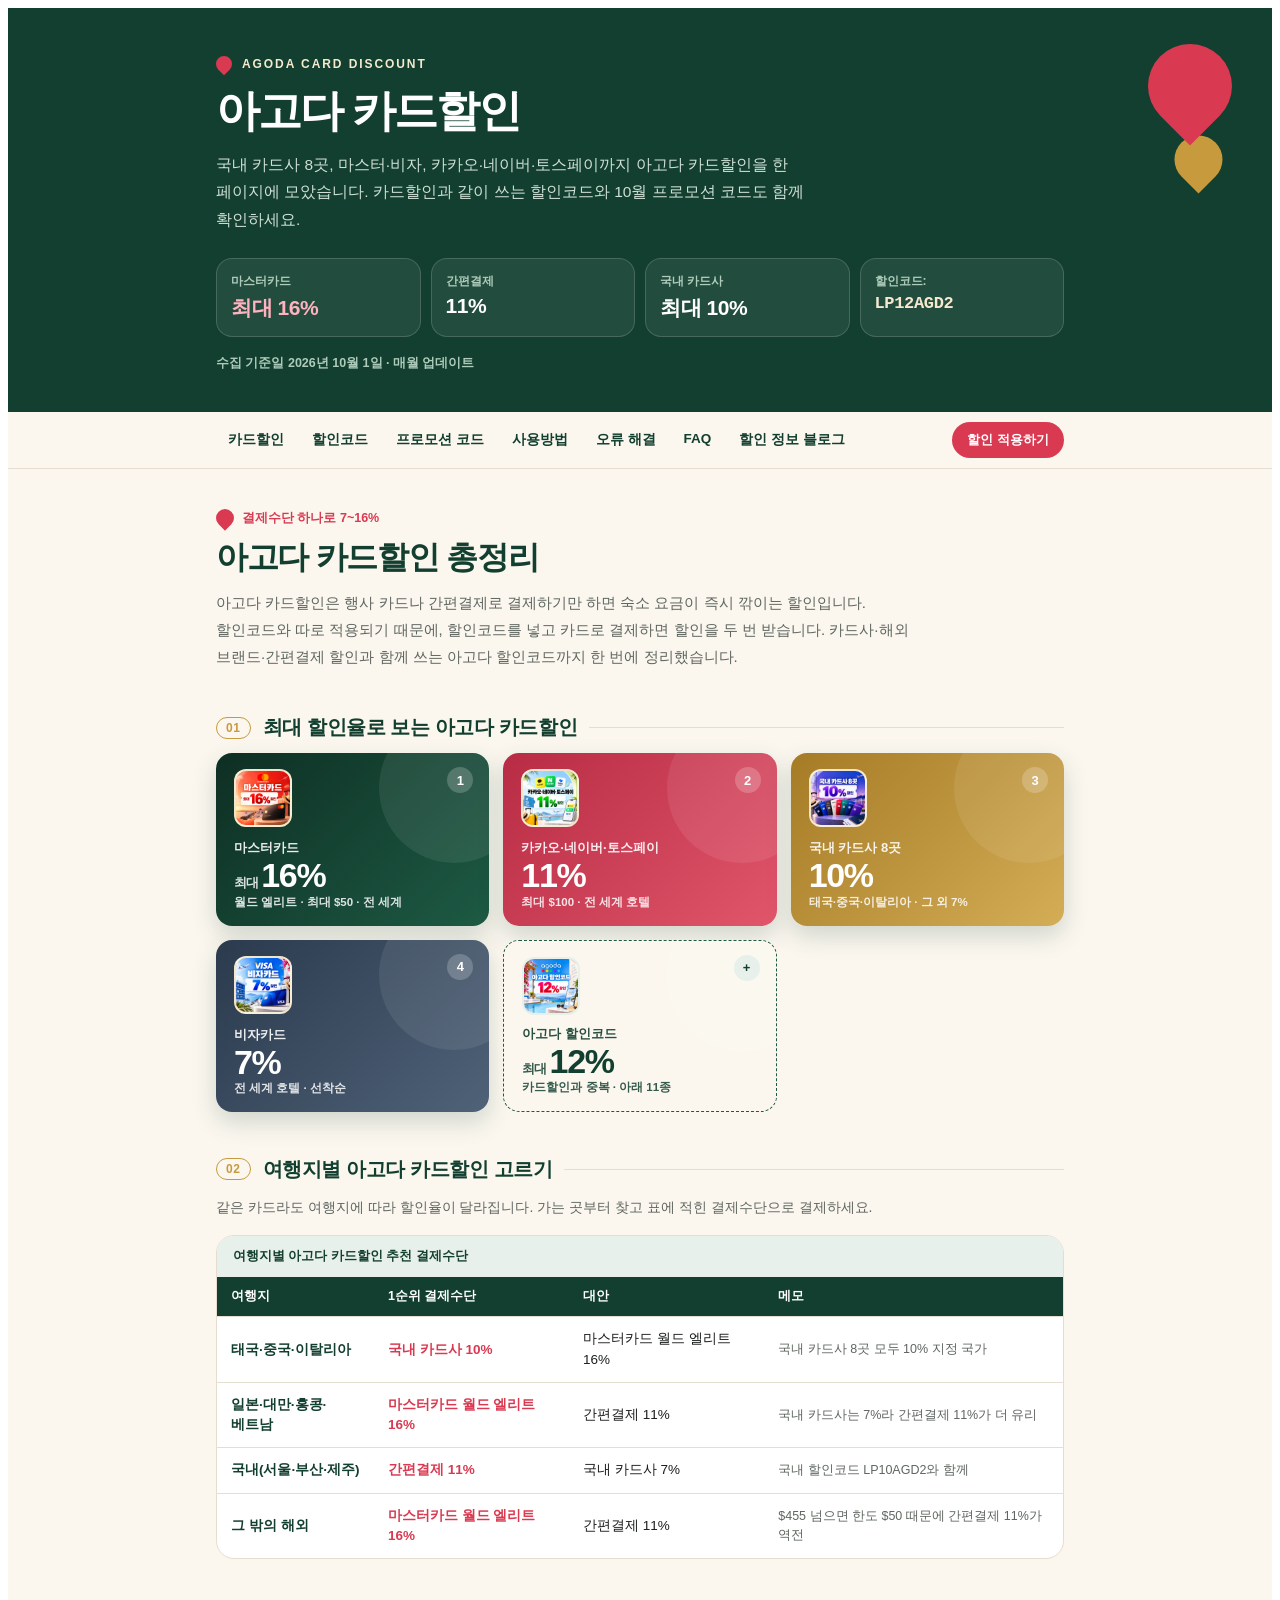
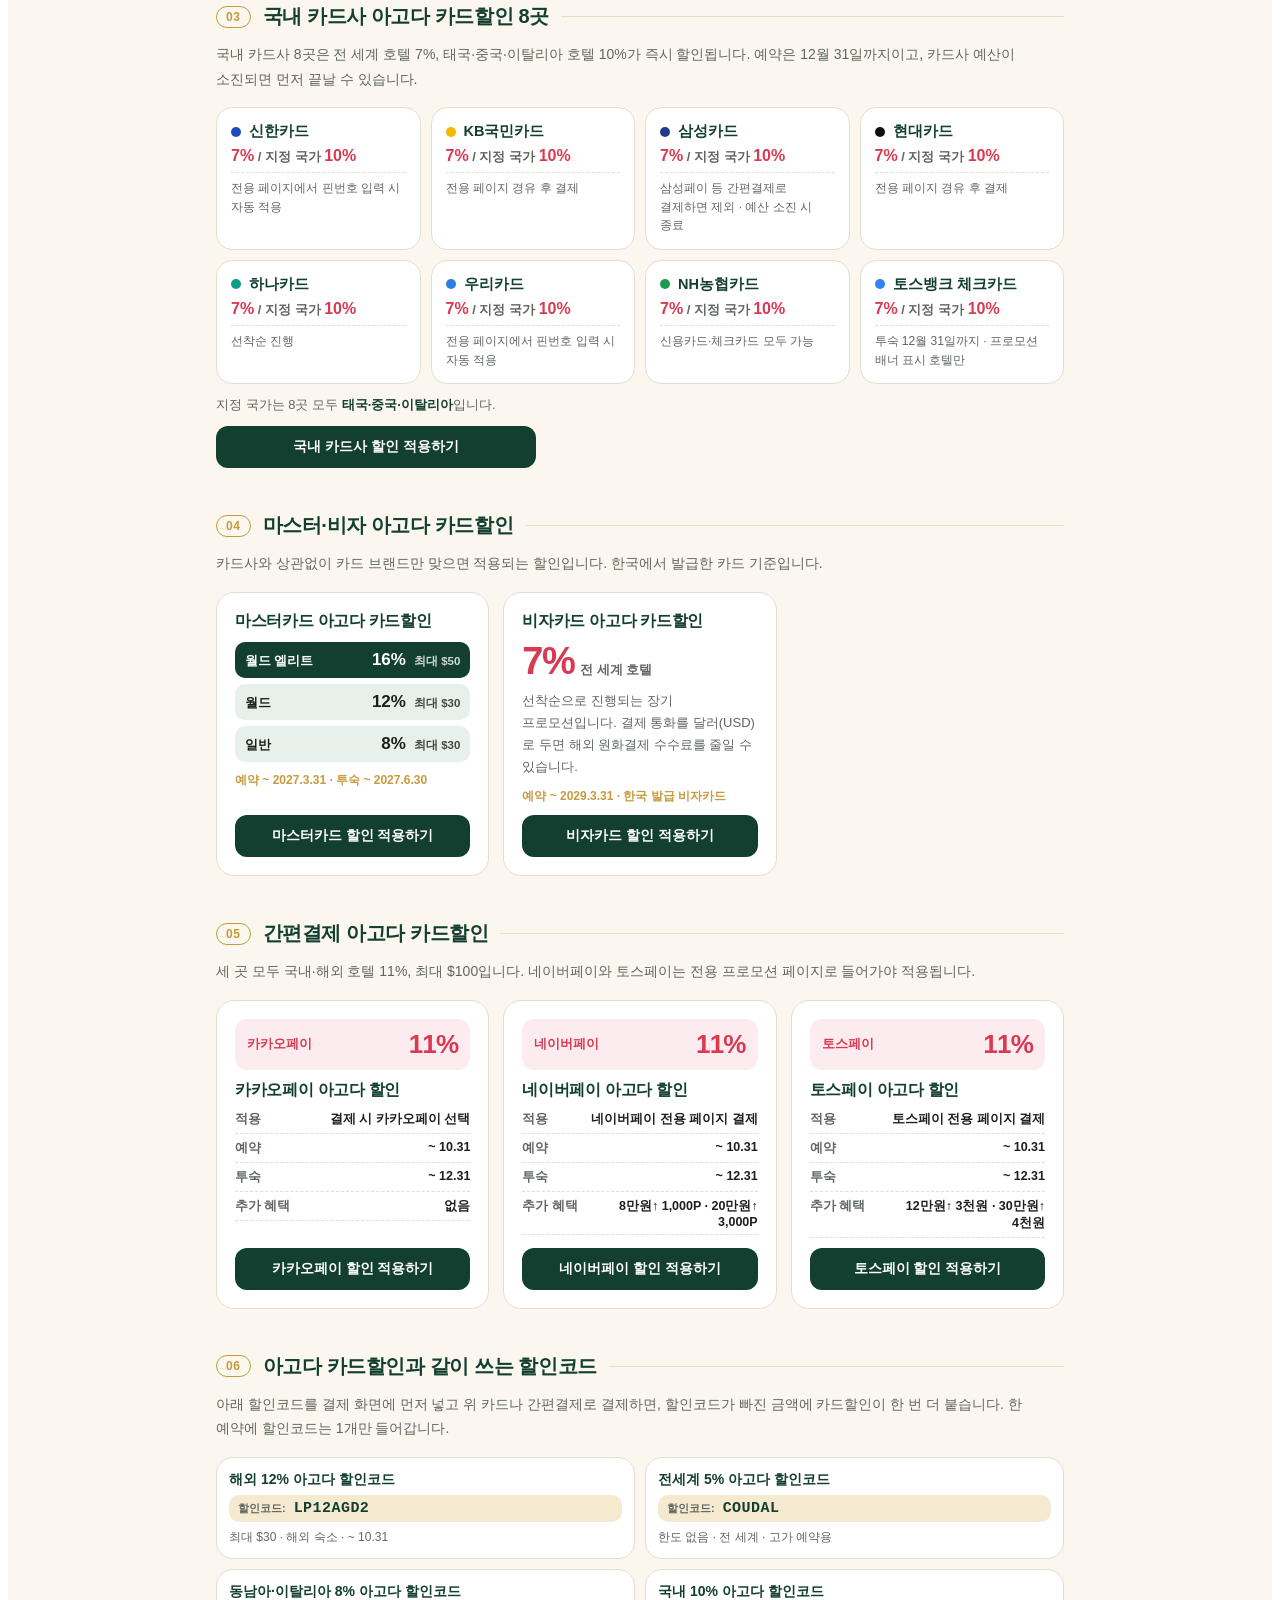
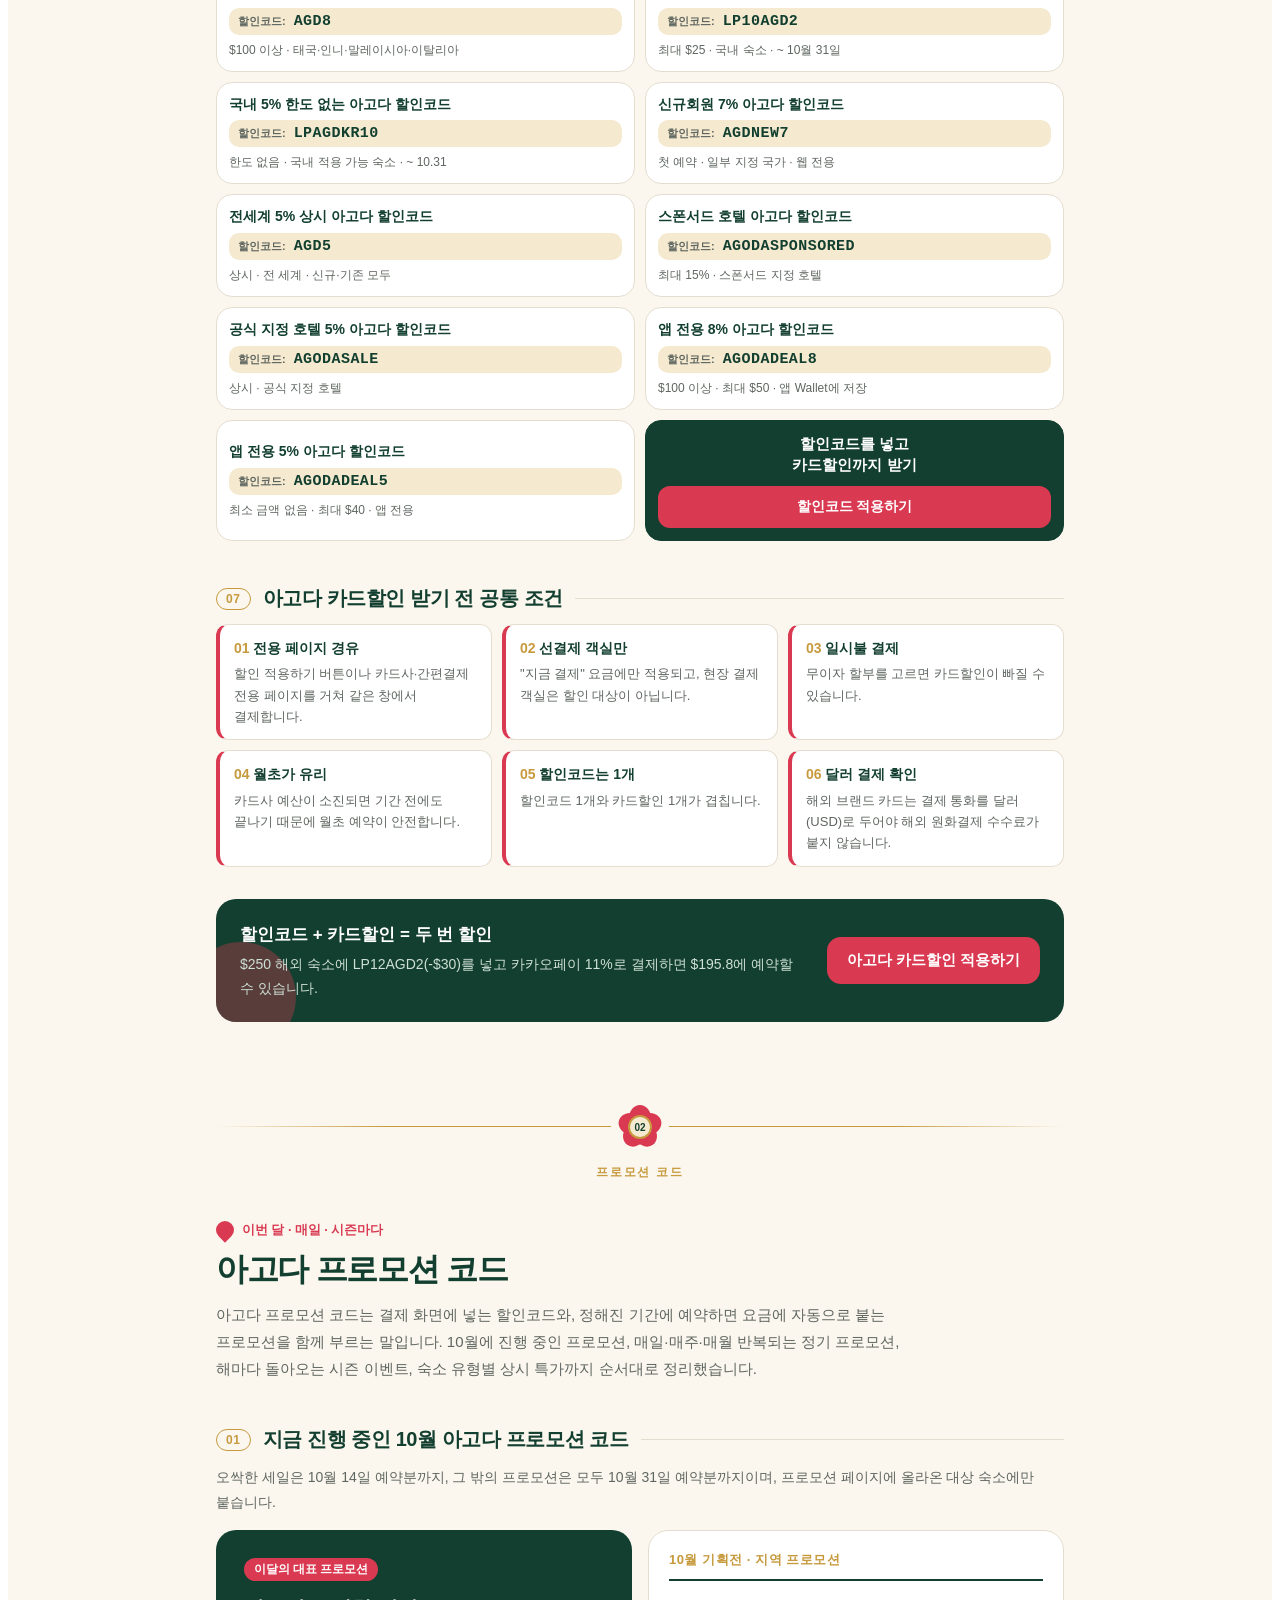
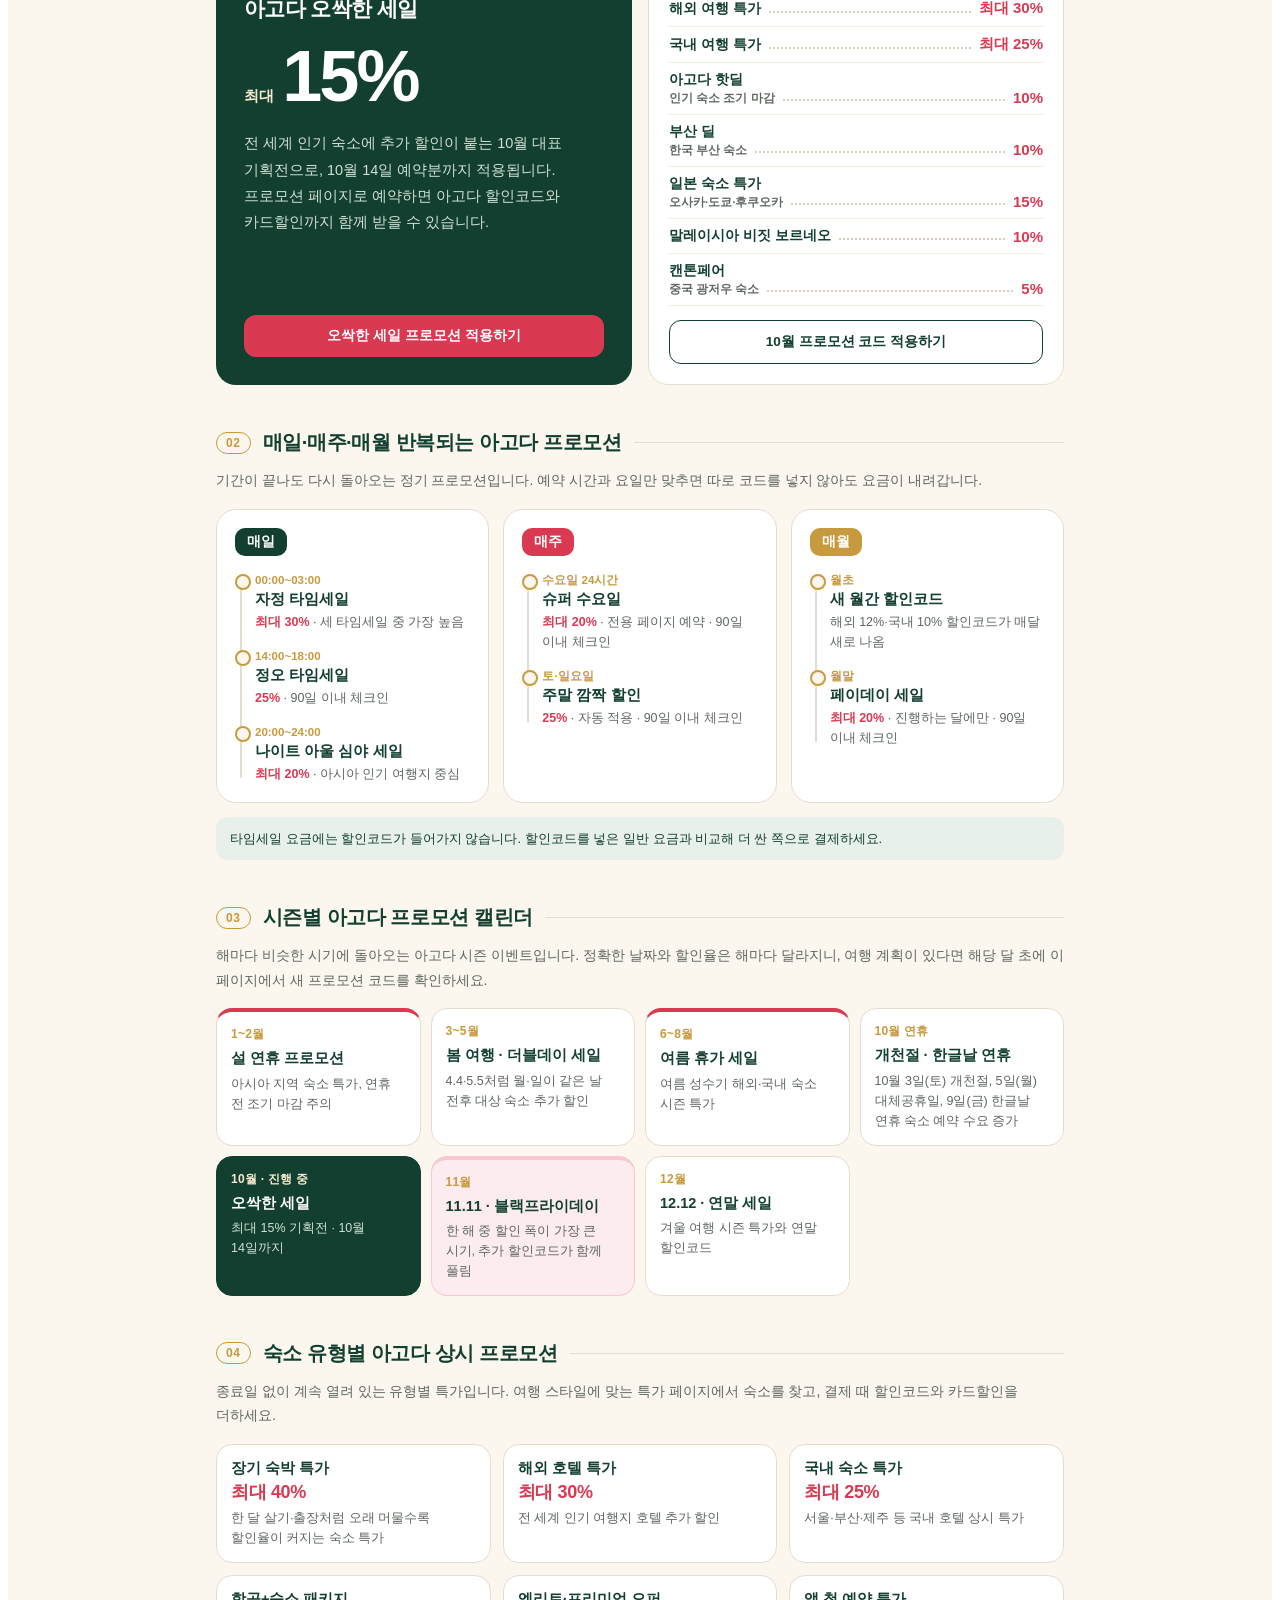
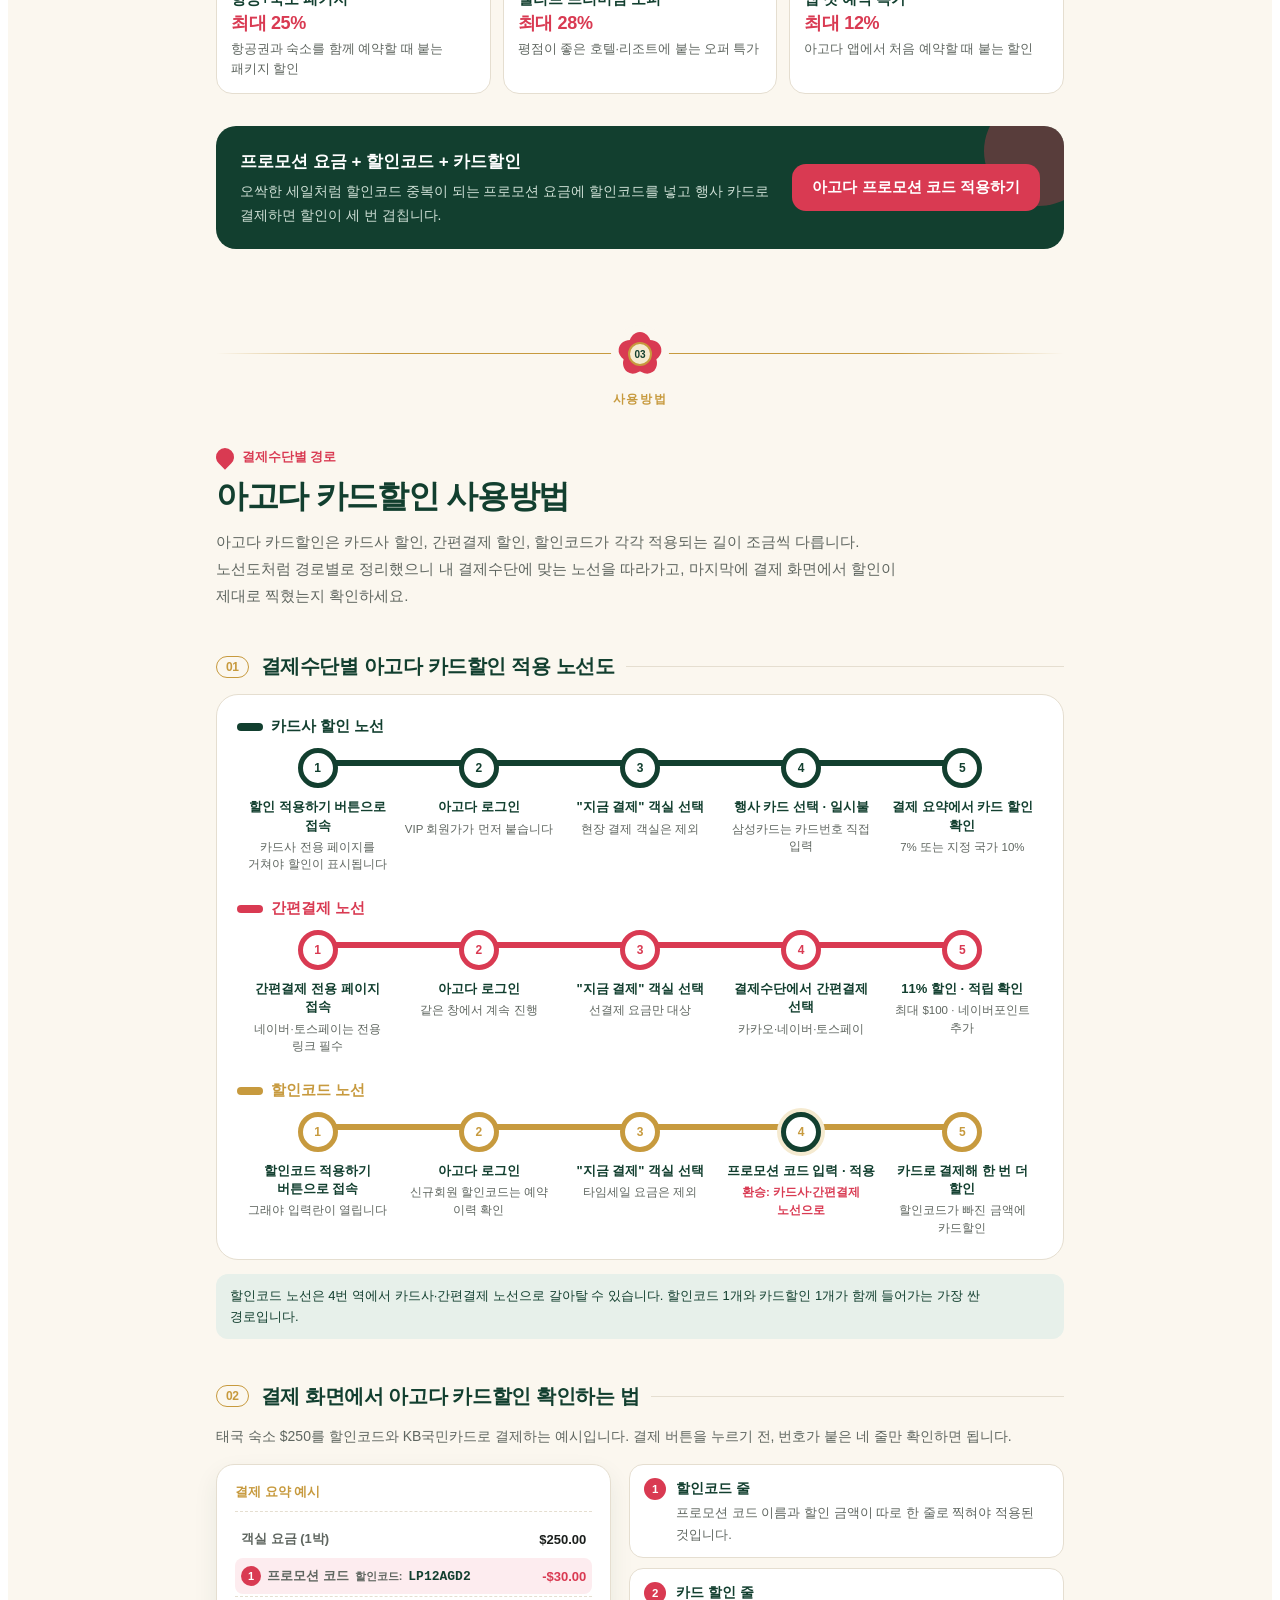
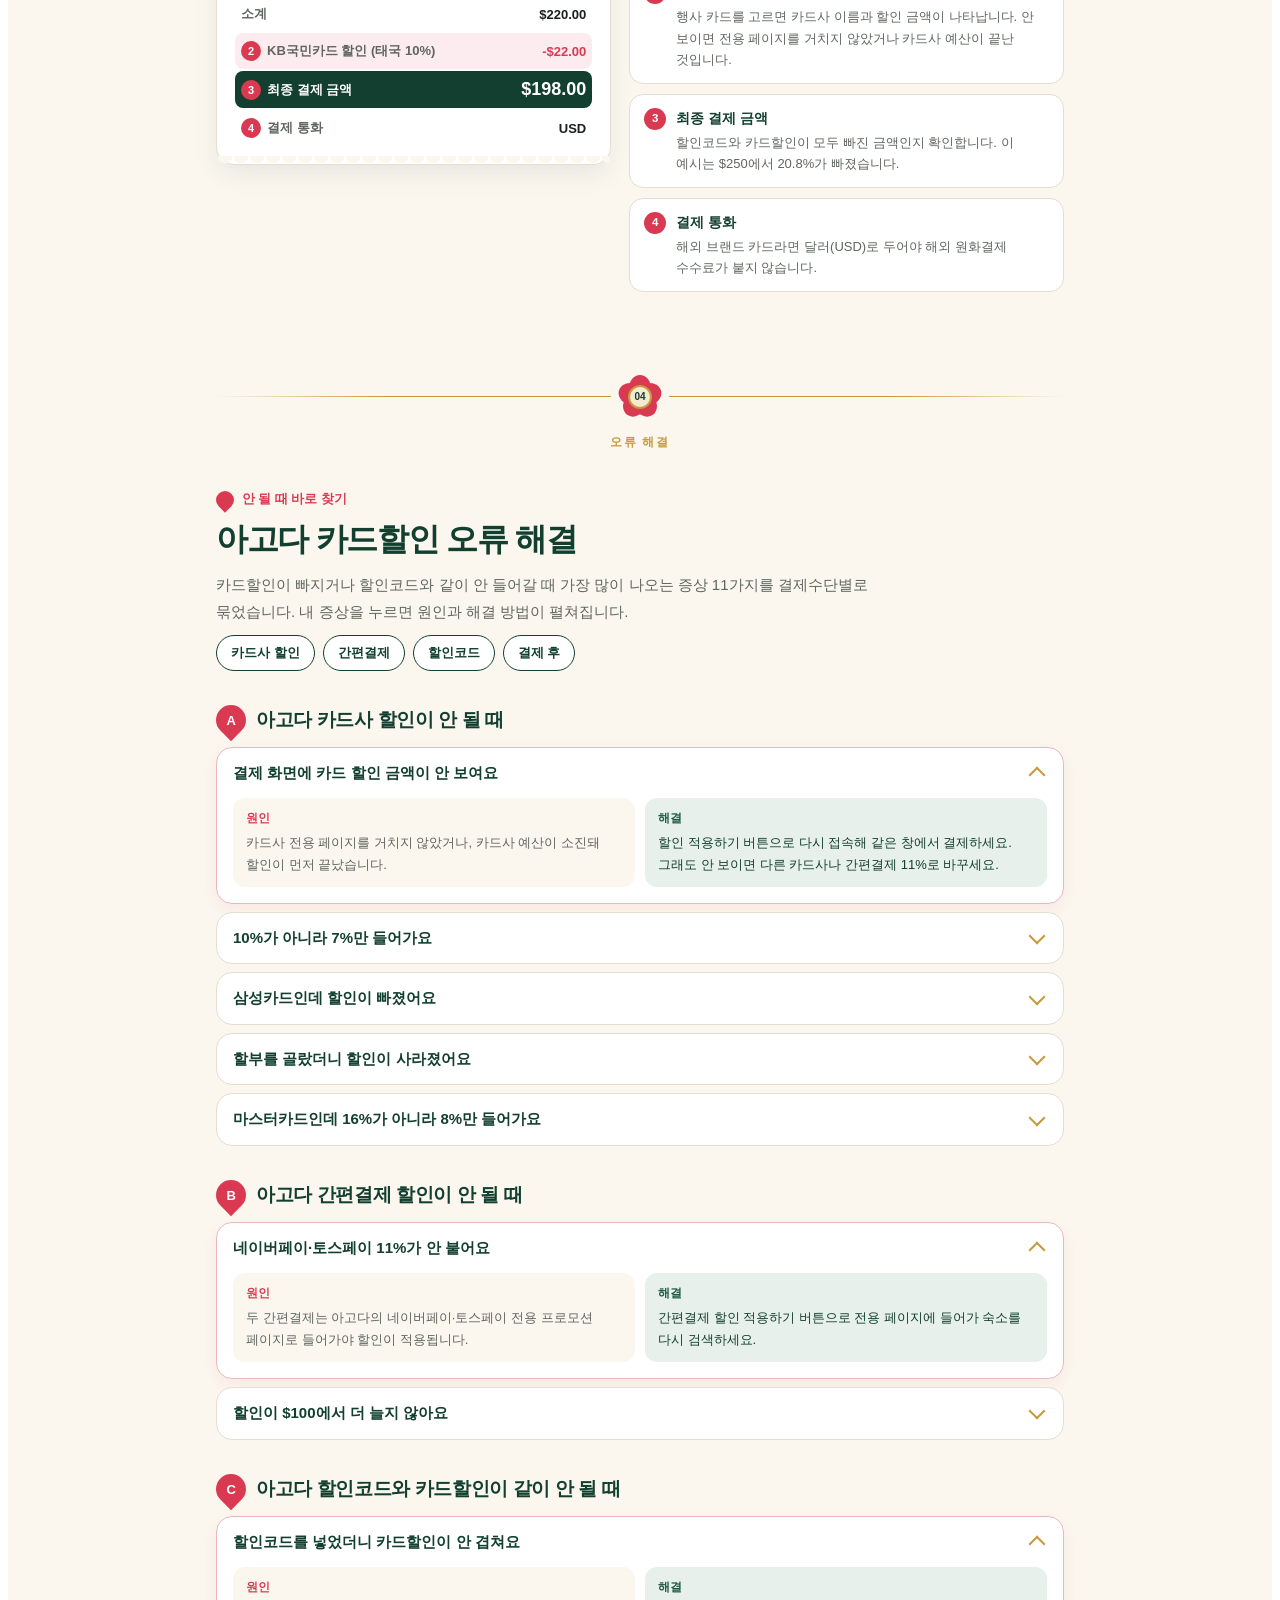
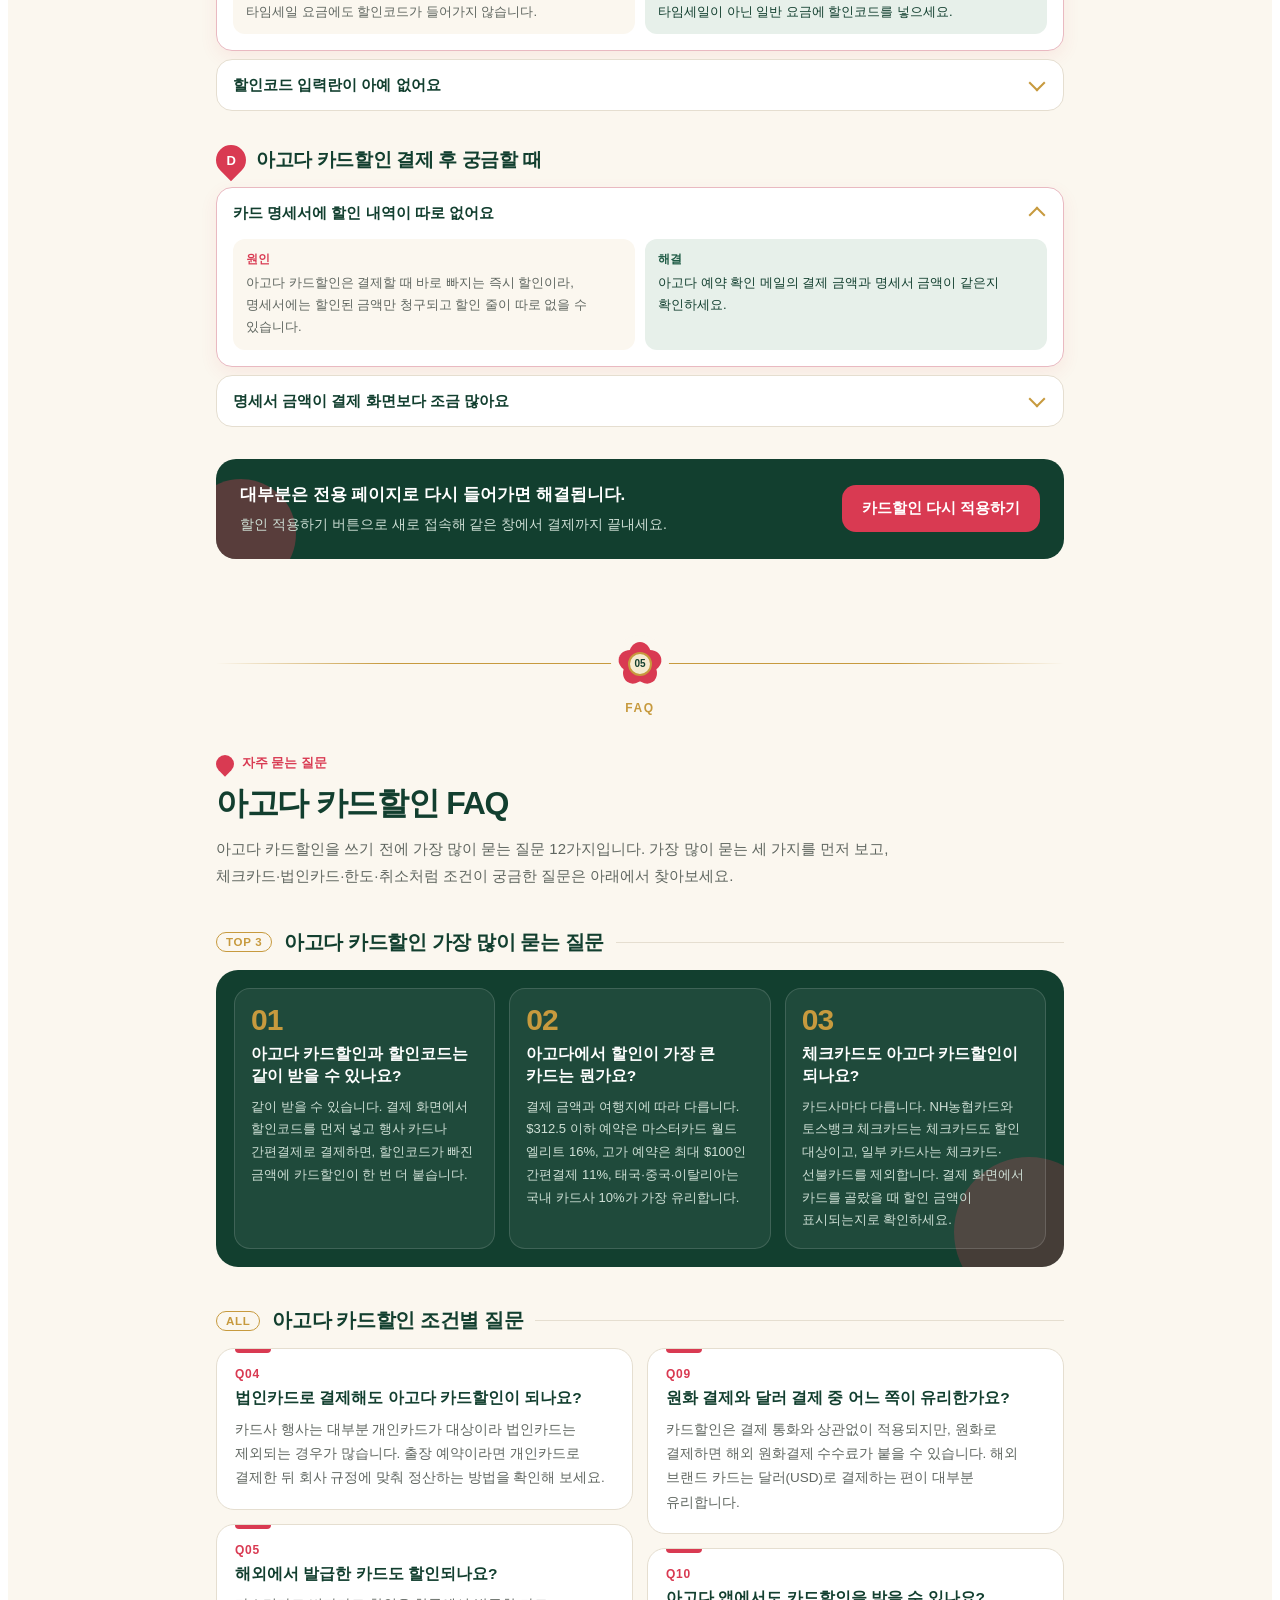
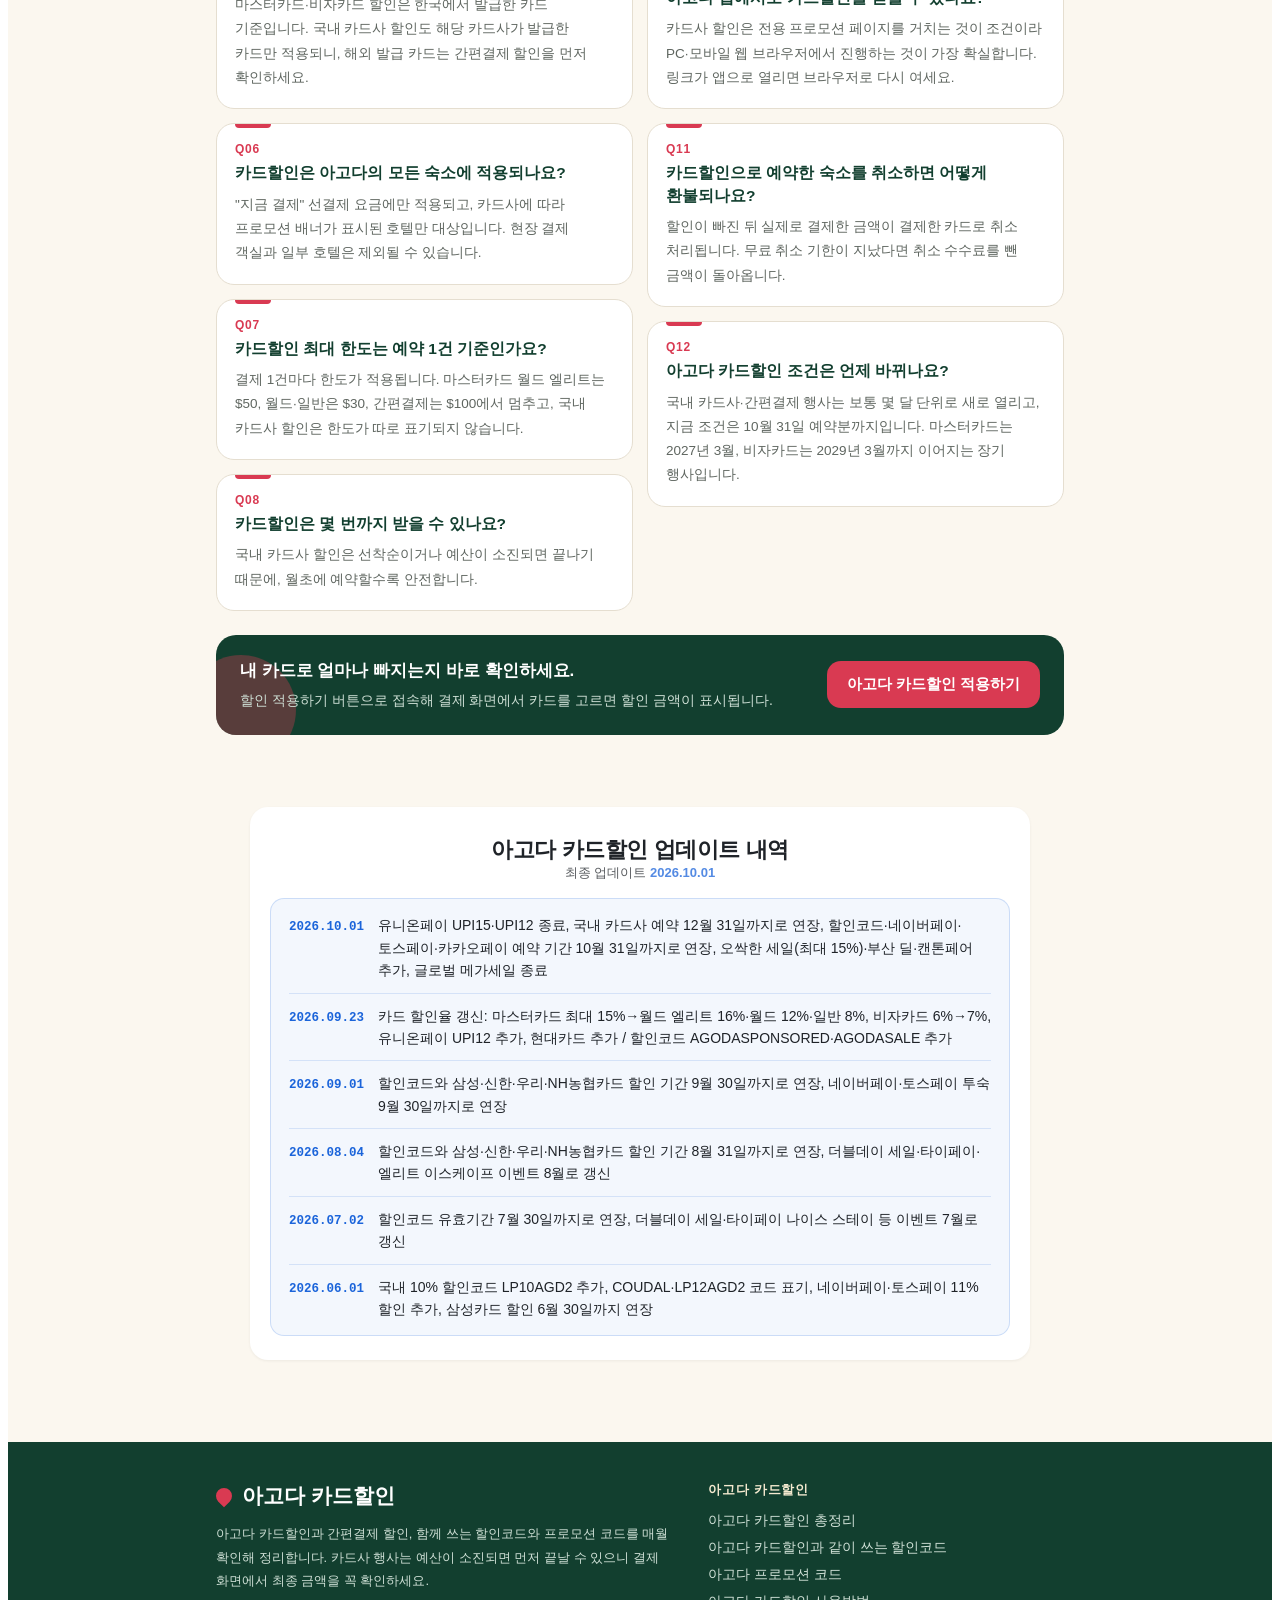
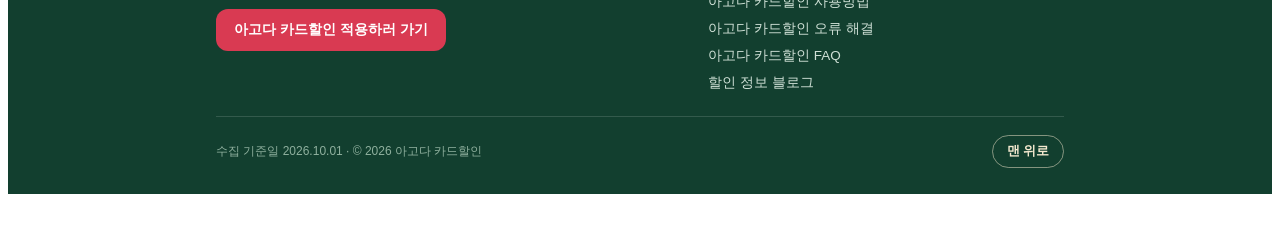
<file: index.html>
<!DOCTYPE html>
<html lang="ko">
<head>
<meta charset="utf-8">
<meta name="viewport" content="width=device-width, initial-scale=1">
<title>아고다 카드할인</title>
<meta name="description" content="아고다 카드할인 총정리. 국내 카드사 8곳과 마스터·비자, 카카오·네이버·토스페이 할인에 같이 쓰는 할인코드, 10월 프로모션 코드와 사용방법·오류 해결까지 한 번에 확인하세요.">
<link rel="canonical" href="https://agd.dongbaektour.co.kr/">
<meta name="robots" content="index, follow, max-image-preview:large">
<meta name="naver-site-verification" content="412dba9bdca73ae63c8b4cd29eb85be481766238" />
<meta property="og:type" content="website">
<meta property="og:locale" content="ko_KR">
<meta property="og:site_name" content="아고다 카드할인">
<meta property="og:title" content="아고다 카드할인">
<meta property="og:description" content="아고다 카드할인 총정리. 국내 카드사 8곳과 마스터·비자, 카카오·네이버·토스페이 할인에 같이 쓰는 할인코드, 10월 프로모션 코드와 사용방법·오류 해결까지 한 번에 확인하세요.">
<meta property="og:url" content="https://agd.dongbaektour.co.kr/">
<meta property="og:image" content="https://agd.dongbaektour.co.kr/images/og-image.jpg">
<meta name="twitter:card" content="summary_large_image">
<meta name="twitter:title" content="아고다 카드할인">
<meta name="twitter:description" content="아고다 카드할인 총정리. 국내 카드사 8곳과 마스터·비자, 카카오·네이버·토스페이 할인에 같이 쓰는 할인코드, 10월 프로모션 코드와 사용방법·오류 해결까지 한 번에 확인하세요.">
<meta name="twitter:image" content="https://agd.dongbaektour.co.kr/images/og-image.jpg">
</head>
<body id="trw-top">
<!-- ===== 아고다 카드할인 전체 페이지 ===== -->
<!-- ===== 구조화 데이터 ===== -->
<script type="application/ld+json">
{
  "@context": "https://schema.org",
  "@graph": [
    {
      "@type": "Organization",
      "@id": "https://agd.dongbaektour.co.kr/#organization",
      "name": "아고다 카드할인",
      "url": "https://agd.dongbaektour.co.kr/"
    },
    {
      "@type": "WebSite",
      "@id": "https://agd.dongbaektour.co.kr/#website",
      "url": "https://agd.dongbaektour.co.kr/",
      "name": "아고다 카드할인",
      "inLanguage": "ko-KR",
      "publisher": {
        "@id": "https://agd.dongbaektour.co.kr/#organization"
      }
    },
    {
      "@type": "WebPage",
      "@id": "https://agd.dongbaektour.co.kr/#webpage",
      "url": "https://agd.dongbaektour.co.kr/",
      "name": "아고다 카드할인",
      "description": "아고다 카드할인 총정리. 국내 카드사 8곳과 마스터·비자, 카카오·네이버·토스페이 할인에 같이 쓰는 할인코드, 10월 프로모션 코드와 사용방법·오류 해결까지 한 번에 확인하세요.",
      "inLanguage": "ko-KR",
      "isPartOf": {
        "@id": "https://agd.dongbaektour.co.kr/#website"
      },
      "datePublished": "2026-04-07T17:17:49+09:00",
      "dateModified": "2026-10-01T09:00:00+09:00",
      "breadcrumb": {
        "@id": "https://agd.dongbaektour.co.kr/#breadcrumb"
      },
      "mainEntity": {
        "@id": "https://agd.dongbaektour.co.kr/#codelist"
      },
      "publisher": {
        "@id": "https://agd.dongbaektour.co.kr/#organization"
      }
    },
    {
      "@type": "BreadcrumbList",
      "@id": "https://agd.dongbaektour.co.kr/#breadcrumb",
      "itemListElement": [
        {
          "@type": "ListItem",
          "position": 1,
          "name": "아고다 카드할인",
          "item": "https://agd.dongbaektour.co.kr/"
        }
      ]
    },
    {
      "@type": "ItemList",
      "@id": "https://agd.dongbaektour.co.kr/#codelist",
      "name": "아고다 카드할인과 같이 쓰는 할인코드 목록",
      "numberOfItems": 11,
      "itemListElement": [
        {
          "@type": "ListItem",
          "position": 1,
          "name": "해외 12% 할인코드 LP12AGD2",
          "url": "https://agd.dongbaektour.co.kr/#discount-codes"
        },
        {
          "@type": "ListItem",
          "position": 2,
          "name": "전세계 5% 한도 없는 할인코드 COUDAL",
          "url": "https://agd.dongbaektour.co.kr/#discount-codes"
        },
        {
          "@type": "ListItem",
          "position": 3,
          "name": "동남아·이탈리아 8% 할인코드 AGD8",
          "url": "https://agd.dongbaektour.co.kr/#discount-codes"
        },
        {
          "@type": "ListItem",
          "position": 4,
          "name": "국내 10% 할인코드 LP10AGD2",
          "url": "https://agd.dongbaektour.co.kr/#discount-codes"
        },
        {
          "@type": "ListItem",
          "position": 5,
          "name": "국내 5% 한도 없는 할인코드 LPAGDKR10",
          "url": "https://agd.dongbaektour.co.kr/#discount-codes"
        },
        {
          "@type": "ListItem",
          "position": 6,
          "name": "신규회원 7% 할인코드 AGDNEW7",
          "url": "https://agd.dongbaektour.co.kr/#discount-codes"
        },
        {
          "@type": "ListItem",
          "position": 7,
          "name": "전세계 5% 상시 할인코드 AGD5",
          "url": "https://agd.dongbaektour.co.kr/#discount-codes"
        },
        {
          "@type": "ListItem",
          "position": 8,
          "name": "스폰서드 호텔 할인코드 AGODASPONSORED",
          "url": "https://agd.dongbaektour.co.kr/#discount-codes"
        },
        {
          "@type": "ListItem",
          "position": 9,
          "name": "공식 지정 호텔 5% 할인코드 AGODASALE",
          "url": "https://agd.dongbaektour.co.kr/#discount-codes"
        },
        {
          "@type": "ListItem",
          "position": 10,
          "name": "앱 전용 8% 할인코드 AGODADEAL8",
          "url": "https://agd.dongbaektour.co.kr/#discount-codes"
        },
        {
          "@type": "ListItem",
          "position": 11,
          "name": "앱 전용 5% 할인코드 AGODADEAL5",
          "url": "https://agd.dongbaektour.co.kr/#discount-codes"
        }
      ]
    }
  ]
}
</script>

<div class="dbw" id="dbw-top">

  <!-- ===== 헤더 ===== -->
  <header class="dbw-header">
    <div class="dbw-in">
      <p class="dbw-cap"><span class="dbw-mark" aria-hidden="true"></span>AGODA CARD DISCOUNT</p>
      <h1 class="dbw-h1">아고다 카드할인</h1>
      <p class="dbw-desc">국내 카드사 8곳, 마스터·비자, 카카오·네이버·토스페이까지 아고다 카드할인을 한 페이지에 모았습니다. 카드할인과 같이 쓰는 할인코드와 10월 프로모션 코드도 함께 확인하세요.</p>
      <ul class="dbw-kpis">
        <li><span>마스터카드</span><strong>최대 16%</strong></li>
        <li><span>간편결제</span><strong>11%</strong></li>
        <li><span>국내 카드사</span><strong>최대 10%</strong></li>
        <li><span>할인코드:</span><strong class="code">LP12AGD2</strong></li>
      </ul>
      <p class="dbw-updated">수집 기준일 <time datetime="2026-10-01">2026년 10월 1일</time> · 매월 업데이트</p>
    </div>
  </header>

  <!-- ===== 네비게이션 ===== -->
  <nav class="dbw-nav" aria-label="아고다 카드할인 목차">
    <div class="dbw-nav-in">
      <ul class="dbw-nav-list"><li><a href="#card-discount">카드할인</a></li><li><a href="#discount-codes">할인코드</a></li><li><a href="#promotion">프로모션 코드</a></li><li><a href="#how-to-use">사용방법</a></li><li><a href="#troubleshoot">오류 해결</a></li><li><a href="#faq">FAQ</a></li><li><a href="/blog/">할인 정보 블로그</a></li></ul>
      <a class="dbw-nav-cta" href="https://app.ac/7qp46L283" target="_blank" rel="nofollow sponsored noopener">할인 적용하기</a>
    </div>
  </nav>

  <main class="dbw-main">
<!-- ===== 아고다 카드할인 총정리 ===== -->
<section class="dbc" id="card-discount" aria-labelledby="dbc-title">

  <div class="dbc-head">
    <p class="dbc-eyebrow">결제수단 하나로 7~16%</p>
    <h2 class="dbc-title" id="dbc-title">아고다 카드할인 총정리</h2>
    <p class="dbc-lead">아고다 카드할인은 행사 카드나 간편결제로 결제하기만 하면 숙소 요금이 즉시 깎이는 할인입니다. 할인코드와 따로 적용되기 때문에, 할인코드를 넣고 카드로 결제하면 할인을 두 번 받습니다. 카드사·해외 브랜드·간편결제 할인과 함께 쓰는 아고다 할인코드까지 한 번에 정리했습니다.</p>
  </div>

  <!-- ===== 카드지갑 한눈에 보기 ===== -->
  <h3 class="dbc-h3"><span>01</span>최대 할인율로 보는 아고다 카드할인</h3>
  <ol class="dbc-wallet">
    <li class="dbc-cc cc-master">
      <p class="dbc-cc-rank" aria-hidden="true">1</p>
      <img class="dbc-cc-thumb" src="images/mastercard.webp" alt="아고다 마스터카드 최대 16% 카드할인" width="250" height="250">
      <p class="dbc-cc-brand">마스터카드</p>
      <p class="dbc-cc-rate"><small>최대</small>16%</p>
      <p class="dbc-cc-sub">월드 엘리트 · 최대 $50 · 전 세계</p>
    </li>
    <li class="dbc-cc cc-pay">
      <p class="dbc-cc-rank" aria-hidden="true">2</p>
      <img class="dbc-cc-thumb" src="images/easypay.webp" alt="아고다 카카오페이·네이버페이·토스페이 11% 할인" width="250" height="250" loading="lazy">
      <p class="dbc-cc-brand">카카오·네이버·토스페이</p>
      <p class="dbc-cc-rate">11%</p>
      <p class="dbc-cc-sub">최대 $100 · 전 세계 호텔</p>
    </li>
    <li class="dbc-cc cc-local">
      <p class="dbc-cc-rank" aria-hidden="true">3</p>
      <img class="dbc-cc-thumb" src="images/card-promotions.webp" alt="아고다 국내 카드사 10% 카드할인" width="250" height="250" loading="lazy">
      <p class="dbc-cc-brand">국내 카드사 8곳</p>
      <p class="dbc-cc-rate">10%</p>
      <p class="dbc-cc-sub">태국·중국·이탈리아 · 그 외 7%</p>
    </li>
    <li class="dbc-cc cc-visa">
      <p class="dbc-cc-rank" aria-hidden="true">4</p>
      <img class="dbc-cc-thumb" src="images/visa.webp" alt="아고다 비자카드 7% 카드할인" width="250" height="250" loading="lazy">
      <p class="dbc-cc-brand">비자카드</p>
      <p class="dbc-cc-rate">7%</p>
      <p class="dbc-cc-sub">전 세계 호텔 · 선착순</p>
    </li>
    <li class="dbc-cc cc-code">
      <p class="dbc-cc-rank" aria-hidden="true">+</p>
      <img class="dbc-cc-thumb" src="images/agoda-code.webp" alt="아고다 할인코드 최대 12%" width="250" height="250" loading="lazy">
      <p class="dbc-cc-brand">아고다 할인코드</p>
      <p class="dbc-cc-rate"><small>최대</small>12%</p>
      <p class="dbc-cc-sub">카드할인과 중복 · 아래 11종</p>
    </li>
  </ol>

  <!-- ===== 여행지별 결제수단 ===== -->
  <h3 class="dbc-h3"><span>02</span>여행지별 아고다 카드할인 고르기</h3>
  <p class="dbc-desc">같은 카드라도 여행지에 따라 할인율이 달라집니다. 가는 곳부터 찾고 표에 적힌 결제수단으로 결제하세요.</p>
  <div class="dbc-tablewrap">
    <table class="dbc-table">
      <caption class="dbc-caption">여행지별 아고다 카드할인 추천 결제수단</caption>
      <thead><tr><th scope="col">여행지</th><th scope="col">1순위 결제수단</th><th scope="col">대안</th><th scope="col">메모</th></tr></thead>
      <tbody>
<tr><th scope="row" data-label="여행지">태국·중국·이탈리아</th><td data-label="1순위 결제수단"><b>국내 카드사 10%</b></td><td data-label="대안">마스터카드 월드 엘리트 16%</td><td data-label="메모">국내 카드사 8곳 모두 10% 지정 국가</td></tr>
<tr><th scope="row" data-label="여행지">일본·대만·홍콩·베트남</th><td data-label="1순위 결제수단"><b>마스터카드 월드 엘리트 16%</b></td><td data-label="대안">간편결제 11%</td><td data-label="메모">국내 카드사는 7%라 간편결제 11%가 더 유리</td></tr>
<tr><th scope="row" data-label="여행지">국내(서울·부산·제주)</th><td data-label="1순위 결제수단"><b>간편결제 11%</b></td><td data-label="대안">국내 카드사 7%</td><td data-label="메모">국내 할인코드 LP10AGD2와 함께</td></tr>
<tr><th scope="row" data-label="여행지">그 밖의 해외</th><td data-label="1순위 결제수단"><b>마스터카드 월드 엘리트 16%</b></td><td data-label="대안">간편결제 11%</td><td data-label="메모">$455 넘으면 한도 $50 때문에 간편결제 11%가 역전</td></tr>
      </tbody>
    </table>
  </div>

  <!-- ===== 국내 카드사 ===== -->
  <h3 class="dbc-h3"><span>03</span>국내 카드사 아고다 카드할인 8곳</h3>
  <p class="dbc-desc">국내 카드사 8곳은 전 세계 호텔 7%, 태국·중국·이탈리아 호텔 10%가 즉시 할인됩니다. 예약은 <time datetime="2026-12-31">12월 31일</time>까지이고, 카드사 예산이 소진되면 먼저 끝날 수 있습니다.</p>
  <ul class="dbc-banks">
    <li><p class="dbc-bank-nm"><i class="bk-sh" aria-hidden="true"></i>신한카드</p><p class="dbc-bank-rt"><b>7%</b> / 지정 국가 <b>10%</b></p><p class="dbc-bank-tip">전용 페이지에서 핀번호 입력 시 자동 적용</p></li>
    <li><p class="dbc-bank-nm"><i class="bk-kb" aria-hidden="true"></i>KB국민카드</p><p class="dbc-bank-rt"><b>7%</b> / 지정 국가 <b>10%</b></p><p class="dbc-bank-tip">전용 페이지 경유 후 결제</p></li>
    <li><p class="dbc-bank-nm"><i class="bk-ss" aria-hidden="true"></i>삼성카드</p><p class="dbc-bank-rt"><b>7%</b> / 지정 국가 <b>10%</b></p><p class="dbc-bank-tip">삼성페이 등 간편결제로 결제하면 제외 · 예산 소진 시 종료</p></li>
    <li><p class="dbc-bank-nm"><i class="bk-hd" aria-hidden="true"></i>현대카드</p><p class="dbc-bank-rt"><b>7%</b> / 지정 국가 <b>10%</b></p><p class="dbc-bank-tip">전용 페이지 경유 후 결제</p></li>
    <li><p class="dbc-bank-nm"><i class="bk-hn" aria-hidden="true"></i>하나카드</p><p class="dbc-bank-rt"><b>7%</b> / 지정 국가 <b>10%</b></p><p class="dbc-bank-tip">선착순 진행</p></li>
    <li><p class="dbc-bank-nm"><i class="bk-wr" aria-hidden="true"></i>우리카드</p><p class="dbc-bank-rt"><b>7%</b> / 지정 국가 <b>10%</b></p><p class="dbc-bank-tip">전용 페이지에서 핀번호 입력 시 자동 적용</p></li>
    <li><p class="dbc-bank-nm"><i class="bk-nh" aria-hidden="true"></i>NH농협카드</p><p class="dbc-bank-rt"><b>7%</b> / 지정 국가 <b>10%</b></p><p class="dbc-bank-tip">신용카드·체크카드 모두 가능</p></li>
    <li><p class="dbc-bank-nm"><i class="bk-ts" aria-hidden="true"></i>토스뱅크 체크카드</p><p class="dbc-bank-rt"><b>7%</b> / 지정 국가 <b>10%</b></p><p class="dbc-bank-tip">투숙 <time datetime="2026-12-31">12월 31일</time>까지 · 프로모션 배너 표시 호텔만</p></li>
  </ul>
  <p class="dbc-bank-note">지정 국가는 8곳 모두 <b>태국·중국·이탈리아</b>입니다.</p>
  <a class="dbc-btn dbc-btn-wide" href="https://app.ac/7qp46L283" target="_blank" rel="nofollow sponsored noopener">국내 카드사 할인 적용하기</a>

  <!-- ===== 해외 브랜드 ===== -->
  <h3 class="dbc-h3"><span>04</span>마스터·비자 아고다 카드할인</h3>
  <p class="dbc-desc">카드사와 상관없이 카드 브랜드만 맞으면 적용되는 할인입니다. 한국에서 발급한 카드 기준입니다.</p>
  <div class="dbc-brands">
    <article class="dbc-brand">
      <h4 class="dbc-name">마스터카드 아고다 카드할인</h4>
      <ul class="dbc-tier">
        <li><span>월드 엘리트</span><b>16%</b><em>최대 $50</em></li>
        <li><span>월드</span><b>12%</b><em>최대 $30</em></li>
        <li><span>일반</span><b>8%</b><em>최대 $30</em></li>
      </ul>
      <p class="dbc-meta">예약 ~ <time datetime="2027-03-31">2027.3.31</time> · 투숙 ~ <time datetime="2027-06-30">2027.6.30</time></p>
      <a class="dbc-btn" href="https://app.ac/7qp46L283" target="_blank" rel="nofollow sponsored noopener">마스터카드 할인 적용하기</a>
    </article>
    <article class="dbc-brand">
      <h4 class="dbc-name">비자카드 아고다 카드할인</h4>
      <p class="dbc-big">7%<small>전 세계 호텔</small></p>
      <p class="dbc-txt">선착순으로 진행되는 장기 프로모션입니다. 결제 통화를 달러(USD)로 두면 해외 원화결제 수수료를 줄일 수 있습니다.</p>
      <p class="dbc-meta">예약 ~ <time datetime="2029-03-31">2029.3.31</time> · 한국 발급 비자카드</p>
      <a class="dbc-btn" href="https://app.ac/7qp46L283" target="_blank" rel="nofollow sponsored noopener">비자카드 할인 적용하기</a>
    </article>
  </div>

  <!-- ===== 간편결제 ===== -->
  <h3 class="dbc-h3"><span>05</span>간편결제 아고다 카드할인</h3>
  <p class="dbc-desc">세 곳 모두 국내·해외 호텔 11%, 최대 $100입니다. 네이버페이와 토스페이는 전용 프로모션 페이지로 들어가야 적용됩니다.</p>
  <div class="dbc-pays">
    <article class="dbc-pay">
      <p class="dbc-pay-top"><span class="dbc-pay-nm">카카오페이</span><b>11%</b></p>
      <h4 class="dbc-name">카카오페이 아고다 할인</h4>
      <dl class="dbc-dl"><div><dt>적용</dt><dd>결제 시 카카오페이 선택</dd></div><div><dt>예약</dt><dd>~ <time datetime="2026-10-31">10.31</time></dd></div><div><dt>투숙</dt><dd>~ <time datetime="2026-12-31">12.31</time></dd></div><div><dt>추가 혜택</dt><dd>없음</dd></div></dl>
      <a class="dbc-btn" href="https://app.ac/7qp46L283" target="_blank" rel="nofollow sponsored noopener">카카오페이 할인 적용하기</a>
    </article>
    <article class="dbc-pay">
      <p class="dbc-pay-top"><span class="dbc-pay-nm">네이버페이</span><b>11%</b></p>
      <h4 class="dbc-name">네이버페이 아고다 할인</h4>
      <dl class="dbc-dl"><div><dt>적용</dt><dd>네이버페이 전용 페이지 결제</dd></div><div><dt>예약</dt><dd>~ <time datetime="2026-10-31">10.31</time></dd></div><div><dt>투숙</dt><dd>~ <time datetime="2026-12-31">12.31</time></dd></div><div><dt>추가 혜택</dt><dd>8만원↑ 1,000P · 20만원↑ 3,000P</dd></div></dl>
      <a class="dbc-btn" href="https://www.agoda.com/ko-kr/naverpaypromo?cid=1963008&amp;tag=A100692912" target="_blank" rel="nofollow sponsored noopener">네이버페이 할인 적용하기</a>
    </article>
    <article class="dbc-pay">
      <p class="dbc-pay-top"><span class="dbc-pay-nm">토스페이</span><b>11%</b></p>
      <h4 class="dbc-name">토스페이 아고다 할인</h4>
      <dl class="dbc-dl"><div><dt>적용</dt><dd>토스페이 전용 페이지 결제</dd></div><div><dt>예약</dt><dd>~ <time datetime="2026-10-31">10.31</time></dd></div><div><dt>투숙</dt><dd>~ <time datetime="2026-12-31">12.31</time></dd></div><div><dt>추가 혜택</dt><dd>12만원↑ 3천원 · 30만원↑ 4천원</dd></div></dl>
      <a class="dbc-btn" href="https://www.agoda.com/ko-kr/tosspaypromo?cid=1963016&amp;tag=A100692912" target="_blank" rel="nofollow sponsored noopener">토스페이 할인 적용하기</a>
    </article>
  </div>

  <!-- ===== 같이 쓰는 할인코드 ===== -->
  <h3 class="dbc-h3" id="discount-codes"><span>06</span>아고다 카드할인과 같이 쓰는 할인코드</h3>
  <p class="dbc-desc">아래 할인코드를 결제 화면에 먼저 넣고 위 카드나 간편결제로 결제하면, 할인코드가 빠진 금액에 카드할인이 한 번 더 붙습니다. 한 예약에 할인코드는 1개만 들어갑니다.</p>
  <ul class="dbc-codes">
    <li class="dbc-cd">
      <div class="dbc-cd-body">
        <h4 class="dbc-cd-nm">해외 12% 아고다 할인코드</h4>
        <p class="dbc-code"><span class="dbc-lb">할인코드:</span> <b>LP12AGD2</b></p>
        <p class="dbc-cd-meta">최대 $30 · 해외 숙소 · ~ 10.31</p>
      </div>
    </li>
    <li class="dbc-cd">
      <div class="dbc-cd-body">
        <h4 class="dbc-cd-nm">전세계 5% 아고다 할인코드</h4>
        <p class="dbc-code"><span class="dbc-lb">할인코드:</span> <b>COUDAL</b></p>
        <p class="dbc-cd-meta">한도 없음 · 전 세계 · 고가 예약용</p>
      </div>
    </li>
    <li class="dbc-cd">
      <div class="dbc-cd-body">
        <h4 class="dbc-cd-nm">동남아·이탈리아 8% 아고다 할인코드</h4>
        <p class="dbc-code"><span class="dbc-lb">할인코드:</span> <b>AGD8</b></p>
        <p class="dbc-cd-meta">$100 이상 · 태국·인니·말레이시아·이탈리아</p>
      </div>
    </li>
    <li class="dbc-cd">
      <div class="dbc-cd-body">
        <h4 class="dbc-cd-nm">국내 10% 아고다 할인코드</h4>
        <p class="dbc-code"><span class="dbc-lb">할인코드:</span> <b>LP10AGD2</b></p>
        <p class="dbc-cd-meta">최대 $25 · 국내 숙소 · ~ 10월 31일</p>
      </div>
    </li>
    <li class="dbc-cd">
      <div class="dbc-cd-body">
        <h4 class="dbc-cd-nm">국내 5% 한도 없는 아고다 할인코드</h4>
        <p class="dbc-code"><span class="dbc-lb">할인코드:</span> <b>LPAGDKR10</b></p>
        <p class="dbc-cd-meta">한도 없음 · 국내 적용 가능 숙소 · ~ 10.31</p>
      </div>
    </li>
    <li class="dbc-cd">
      <div class="dbc-cd-body">
        <h4 class="dbc-cd-nm">신규회원 7% 아고다 할인코드</h4>
        <p class="dbc-code"><span class="dbc-lb">할인코드:</span> <b>AGDNEW7</b></p>
        <p class="dbc-cd-meta">첫 예약 · 일부 지정 국가 · 웹 전용</p>
      </div>
    </li>
    <li class="dbc-cd">
      <div class="dbc-cd-body">
        <h4 class="dbc-cd-nm">전세계 5% 상시 아고다 할인코드</h4>
        <p class="dbc-code"><span class="dbc-lb">할인코드:</span> <b>AGD5</b></p>
        <p class="dbc-cd-meta">상시 · 전 세계 · 신규·기존 모두</p>
      </div>
    </li>
    <li class="dbc-cd">
      <div class="dbc-cd-body">
        <h4 class="dbc-cd-nm">스폰서드 호텔 아고다 할인코드</h4>
        <p class="dbc-code"><span class="dbc-lb">할인코드:</span> <b>AGODASPONSORED</b></p>
        <p class="dbc-cd-meta">최대 15% · 스폰서드 지정 호텔</p>
      </div>
    </li>
    <li class="dbc-cd">
      <div class="dbc-cd-body">
        <h4 class="dbc-cd-nm">공식 지정 호텔 5% 아고다 할인코드</h4>
        <p class="dbc-code"><span class="dbc-lb">할인코드:</span> <b>AGODASALE</b></p>
        <p class="dbc-cd-meta">상시 · 공식 지정 호텔</p>
      </div>
    </li>
    <li class="dbc-cd">
      <div class="dbc-cd-body">
        <h4 class="dbc-cd-nm">앱 전용 8% 아고다 할인코드</h4>
        <p class="dbc-code"><span class="dbc-lb">할인코드:</span> <b>AGODADEAL8</b></p>
        <p class="dbc-cd-meta">$100 이상 · 최대 $50 · 앱 Wallet에 저장</p>
      </div>
    </li>
    <li class="dbc-cd">
      <div class="dbc-cd-body">
        <h4 class="dbc-cd-nm">앱 전용 5% 아고다 할인코드</h4>
        <p class="dbc-code"><span class="dbc-lb">할인코드:</span> <b>AGODADEAL5</b></p>
        <p class="dbc-cd-meta">최소 금액 없음 · 최대 $40 · 앱 전용</p>
      </div>
    </li>
    <li class="dbc-cd dbc-cd-cta">
      <p class="dbc-cd-cta-txt">할인코드를 넣고<br>카드할인까지 받기</p>
      <a class="dbc-btn" href="https://app.ac/7qp46L283" target="_blank" rel="nofollow sponsored noopener">할인코드 적용하기</a>
    </li>
  </ul>

  <!-- ===== 공통 조건 ===== -->
  <h3 class="dbc-h3"><span>07</span>아고다 카드할인 받기 전 공통 조건</h3>
  <ul class="dbc-rules">
    <li><b>전용 페이지 경유</b>할인 적용하기 버튼이나 카드사·간편결제 전용 페이지를 거쳐 같은 창에서 결제합니다.</li>
    <li><b>선결제 객실만</b>"지금 결제" 요금에만 적용되고, 현장 결제 객실은 할인 대상이 아닙니다.</li>
    <li><b>일시불 결제</b>무이자 할부를 고르면 카드할인이 빠질 수 있습니다.</li>
    <li><b>월초가 유리</b>카드사 예산이 소진되면 기간 전에도 끝나기 때문에 월초 예약이 안전합니다.</li>
    <li><b>할인코드는 1개</b>할인코드 1개와 카드할인 1개가 겹칩니다.</li>
    <li><b>달러 결제 확인</b>해외 브랜드 카드는 결제 통화를 달러(USD)로 두어야 해외 원화결제 수수료가 붙지 않습니다.</li>
  </ul>

  <div class="dbc-foot">
    <p class="dbc-foot-txt"><b>할인코드 + 카드할인 = 두 번 할인</b>$250 해외 숙소에 LP12AGD2(-$30)를 넣고 카카오페이 11%로 결제하면 $195.8에 예약할 수 있습니다.</p>
    <a class="dbc-cta" href="https://app.ac/7qp46L283" target="_blank" rel="nofollow sponsored noopener">아고다 카드할인 적용하기</a>
  </div>

</section>
    <div class="dbw-div" aria-hidden="true"><span class="dbw-flower"><i></i><i></i><i></i><i></i><i></i><b>02</b></span><em>프로모션 코드</em></div>
<!-- ===== 아고다 프로모션 코드 ===== -->
<section class="dbp" id="promotion" aria-labelledby="dbp-title">

  <div class="dbp-head">
    <p class="dbp-eyebrow">이번 달 · 매일 · 시즌마다</p>
    <h2 class="dbp-title" id="dbp-title">아고다 프로모션 코드</h2>
    <p class="dbp-lead">아고다 프로모션 코드는 결제 화면에 넣는 할인코드와, 정해진 기간에 예약하면 요금에 자동으로 붙는 프로모션을 함께 부르는 말입니다. 10월에 진행 중인 프로모션, 매일·매주·매월 반복되는 정기 프로모션, 해마다 돌아오는 시즌 이벤트, 숙소 유형별 상시 특가까지 순서대로 정리했습니다.</p>
  </div>

  <!-- ===== 10월 진행 중 ===== -->
  <h3 class="dbp-h3"><span>01</span>지금 진행 중인 10월 아고다 프로모션 코드</h3>
  <p class="dbp-desc">오싹한 세일은 <time datetime="2026-10-14">10월 14일</time> 예약분까지, 그 밖의 프로모션은 모두 <time datetime="2026-10-31">10월 31일</time> 예약분까지이며, 프로모션 페이지에 올라온 대상 숙소에만 붙습니다.</p>
  <div class="dbp-now">
    <article class="dbp-feature">
      <div class="dbp-feature-body">
        <p class="dbp-tag">이달의 대표 프로모션</p>
        <h4 class="dbp-feature-nm">아고다 오싹한 세일</h4>
        <p class="dbp-feature-rate">최대 <b>15%</b></p>
        <p class="dbp-txt">전 세계 인기 숙소에 추가 할인이 붙는 10월 대표 기획전으로, 10월 14일 예약분까지 적용됩니다. 프로모션 페이지로 예약하면 아고다 할인코드와 카드할인까지 함께 받을 수 있습니다.</p>
        <a class="dbp-btn" href="https://app.ac/7qp46L283" target="_blank" rel="nofollow sponsored noopener">오싹한 세일 프로모션 적용하기</a>
      </div>
    </article>
    <div class="dbp-menu">
      <p class="dbp-menu-title">10월 기획전 · 지역 프로모션</p>
      <ul>
        <li><span class="dbp-mn">해외 여행 특가</span><span class="dbp-dots" aria-hidden="true"></span><b>최대 30%</b></li>
        <li><span class="dbp-mn">국내 여행 특가</span><span class="dbp-dots" aria-hidden="true"></span><b>최대 25%</b></li>
        <li><span class="dbp-mn">아고다 핫딜<small>인기 숙소 조기 마감</small></span><span class="dbp-dots" aria-hidden="true"></span><b>10%</b></li>
        <li><span class="dbp-mn">부산 딜<small>한국 부산 숙소</small></span><span class="dbp-dots" aria-hidden="true"></span><b>10%</b></li>
        <li><span class="dbp-mn">일본 숙소 특가<small>오사카·도쿄·후쿠오카</small></span><span class="dbp-dots" aria-hidden="true"></span><b>15%</b></li>
        <li><span class="dbp-mn">말레이시아 비짓 보르네오</span><span class="dbp-dots" aria-hidden="true"></span><b>10%</b></li>
        <li><span class="dbp-mn">캔톤페어<small>중국 광저우 숙소</small></span><span class="dbp-dots" aria-hidden="true"></span><b>5%</b></li>
      </ul>
      <a class="dbp-btn dbp-btn-line" href="https://app.ac/7qp46L283" target="_blank" rel="nofollow sponsored noopener">10월 프로모션 코드 적용하기</a>
    </div>
  </div>

  <!-- ===== 반복·정기 ===== -->
  <h3 class="dbp-h3"><span>02</span>매일·매주·매월 반복되는 아고다 프로모션</h3>
  <p class="dbp-desc">기간이 끝나도 다시 돌아오는 정기 프로모션입니다. 예약 시간과 요일만 맞추면 따로 코드를 넣지 않아도 요금이 내려갑니다.</p>
  <div class="dbp-rhythm">
    <div class="dbp-col">
      <p class="dbp-col-hd">매일</p>
      <ol class="dbp-line">
        <li><time>00:00~03:00</time><h4>자정 타임세일</h4><p><b>최대 30%</b> · 세 타임세일 중 가장 높음</p></li>
        <li><time>14:00~18:00</time><h4>정오 타임세일</h4><p><b>25%</b> · 90일 이내 체크인</p></li>
        <li><time>20:00~24:00</time><h4>나이트 아울 심야 세일</h4><p><b>최대 20%</b> · 아시아 인기 여행지 중심</p></li>
      </ol>
    </div>
    <div class="dbp-col">
      <p class="dbp-col-hd">매주</p>
      <ol class="dbp-line">
        <li><time>수요일 24시간</time><h4>슈퍼 수요일</h4><p><b>최대 20%</b> · 전용 페이지 예약 · 90일 이내 체크인</p></li>
        <li><time>토·일요일</time><h4>주말 깜짝 할인</h4><p><b>25%</b> · 자동 적용 · 90일 이내 체크인</p></li>
      </ol>
    </div>
    <div class="dbp-col">
      <p class="dbp-col-hd">매월</p>
      <ol class="dbp-line">
        <li><time>월초</time><h4>새 월간 할인코드</h4><p>해외 12%·국내 10% 할인코드가 매달 새로 나옴</p></li>
        <li><time>월말</time><h4>페이데이 세일</h4><p><b>최대 20%</b> · 진행하는 달에만 · 90일 이내 체크인</p></li>
      </ol>
    </div>
  </div>
  <p class="dbp-note">타임세일 요금에는 할인코드가 들어가지 않습니다. 할인코드를 넣은 일반 요금과 비교해 더 싼 쪽으로 결제하세요.</p>

  <!-- ===== 시즌 캘린더 ===== -->
  <h3 class="dbp-h3"><span>03</span>시즌별 아고다 프로모션 캘린더</h3>
  <div class="dbp-season-intro">
    <p class="dbp-desc">해마다 비슷한 시기에 돌아오는 아고다 시즌 이벤트입니다. 정확한 날짜와 할인율은 해마다 달라지니, 여행 계획이 있다면 해당 달 초에 이 페이지에서 새 프로모션 코드를 확인하세요.</p>
  </div>
  <ol class="dbp-months">
    <li class="m-hot"><p class="dbp-m">1~2월</p><h4>설 연휴 프로모션</h4><p>아시아 지역 숙소 특가, 연휴 전 조기 마감 주의</p></li>
    <li><p class="dbp-m">3~5월</p><h4>봄 여행 · 더블데이 세일</h4><p>4.4·5.5처럼 월·일이 같은 날 전후 대상 숙소 추가 할인</p></li>
    <li class="m-hot"><p class="dbp-m">6~8월</p><h4>여름 휴가 세일</h4><p>여름 성수기 해외·국내 숙소 시즌 특가</p></li>
    <li><p class="dbp-m">10월 연휴</p><h4>개천절 · 한글날 연휴</h4><p>10월 3일(토) 개천절, 5일(월) 대체공휴일, 9일(금) 한글날 연휴 숙소 예약 수요 증가</p></li>
    <li class="m-now"><p class="dbp-m">10월 · 진행 중</p><h4>오싹한 세일</h4><p>최대 15% 기획전 · 10월 14일까지</p></li>
    <li class="m-hot m-next"><p class="dbp-m">11월</p><h4>11.11 · 블랙프라이데이</h4><p>한 해 중 할인 폭이 가장 큰 시기, 추가 할인코드가 함께 풀림</p></li>
    <li><p class="dbp-m">12월</p><h4>12.12 · 연말 세일</h4><p>겨울 여행 시즌 특가와 연말 할인코드</p></li>
  </ol>

  <!-- ===== 숙소 유형별 상시 ===== -->
  <h3 class="dbp-h3"><span>04</span>숙소 유형별 아고다 상시 프로모션</h3>
  <p class="dbp-desc">종료일 없이 계속 열려 있는 유형별 특가입니다. 여행 스타일에 맞는 특가 페이지에서 숙소를 찾고, 결제 때 할인코드와 카드할인을 더하세요.</p>
  <ul class="dbp-types">
    <li><div><h4>장기 숙박 특가</h4><p class="dbp-type-rate">최대 40%</p><p>한 달 살기·출장처럼 오래 머물수록 할인율이 커지는 숙소 특가</p></div></li>
    <li><div><h4>해외 호텔 특가</h4><p class="dbp-type-rate">최대 30%</p><p>전 세계 인기 여행지 호텔 추가 할인</p></div></li>
    <li><div><h4>국내 숙소 특가</h4><p class="dbp-type-rate">최대 25%</p><p>서울·부산·제주 등 국내 호텔 상시 특가</p></div></li>
    <li><div><h4>항공+숙소 패키지</h4><p class="dbp-type-rate">최대 25%</p><p>항공권과 숙소를 함께 예약할 때 붙는 패키지 할인</p></div></li>
    <li><div><h4>엘리트·프리미엄 오퍼</h4><p class="dbp-type-rate">최대 28%</p><p>평점이 좋은 호텔·리조트에 붙는 오퍼 특가</p></div></li>
    <li><div><h4>앱 첫 예약 특가</h4><p class="dbp-type-rate">최대 12%</p><p>아고다 앱에서 처음 예약할 때 붙는 할인</p></div></li>
  </ul>

  <div class="dbp-foot">
    <p class="dbp-foot-txt"><b>프로모션 요금 + 할인코드 + 카드할인</b>오싹한 세일처럼 할인코드 중복이 되는 프로모션 요금에 할인코드를 넣고 행사 카드로 결제하면 할인이 세 번 겹칩니다.</p>
    <a class="dbp-cta" href="https://app.ac/7qp46L283" target="_blank" rel="nofollow sponsored noopener">아고다 프로모션 코드 적용하기</a>
  </div>

</section>
    <div class="dbw-div" aria-hidden="true"><span class="dbw-flower"><i></i><i></i><i></i><i></i><i></i><b>03</b></span><em>사용방법</em></div>
<!-- ===== 아고다 카드할인 사용방법 ===== -->
<section class="dbu" id="how-to-use" aria-labelledby="dbu-title">

  <div class="dbu-head">
    <p class="dbu-eyebrow">결제수단별 경로</p>
    <h2 class="dbu-title" id="dbu-title">아고다 카드할인 사용방법</h2>
    <p class="dbu-lead">아고다 카드할인은 카드사 할인, 간편결제 할인, 할인코드가 각각 적용되는 길이 조금씩 다릅니다. 노선도처럼 경로별로 정리했으니 내 결제수단에 맞는 노선을 따라가고, 마지막에 결제 화면에서 할인이 제대로 찍혔는지 확인하세요.</p>
  </div>

  <!-- ===== 노선도 ===== -->
  <h3 class="dbu-h3"><span>01</span>결제수단별 아고다 카드할인 적용 노선도</h3>
  <div class="dbu-map">

    <div class="dbu-route r-card">
      <h4 class="dbu-route-nm"><i aria-hidden="true"></i>카드사 할인 노선</h4>
      <ol class="dbu-stops">
        <li><b>할인 적용하기 버튼으로 접속</b><span>카드사 전용 페이지를 거쳐야 할인이 표시됩니다</span></li>
        <li><b>아고다 로그인</b><span>VIP 회원가가 먼저 붙습니다</span></li>
        <li><b>"지금 결제" 객실 선택</b><span>현장 결제 객실은 제외</span></li>
        <li><b>행사 카드 선택 · 일시불</b><span>삼성카드는 카드번호 직접 입력</span></li>
        <li><b>결제 요약에서 카드 할인 확인</b><span>7% 또는 지정 국가 10%</span></li>
      </ol>
    </div>

    <div class="dbu-route r-pay">
      <h4 class="dbu-route-nm"><i aria-hidden="true"></i>간편결제 노선</h4>
      <ol class="dbu-stops">
        <li><b>간편결제 전용 페이지 접속</b><span>네이버·토스페이는 전용 링크 필수</span></li>
        <li><b>아고다 로그인</b><span>같은 창에서 계속 진행</span></li>
        <li><b>"지금 결제" 객실 선택</b><span>선결제 요금만 대상</span></li>
        <li><b>결제수단에서 간편결제 선택</b><span>카카오·네이버·토스페이</span></li>
        <li><b>11% 할인 · 적립 확인</b><span>최대 $100 · 네이버포인트 추가</span></li>
      </ol>
    </div>

    <div class="dbu-route r-code">
      <h4 class="dbu-route-nm"><i aria-hidden="true"></i>할인코드 노선</h4>
      <ol class="dbu-stops">
        <li><b>할인코드 적용하기 버튼으로 접속</b><span>그래야 입력란이 열립니다</span></li>
        <li><b>아고다 로그인</b><span>신규회원 할인코드는 예약 이력 확인</span></li>
        <li><b>"지금 결제" 객실 선택</b><span>타임세일 요금은 제외</span></li>
        <li class="dbu-transfer"><b>프로모션 코드 입력 · 적용</b><span>환승: 카드사·간편결제 노선으로</span></li>
        <li><b>카드로 결제해 한 번 더 할인</b><span>할인코드가 빠진 금액에 카드할인</span></li>
      </ol>
    </div>

  </div>
  <p class="dbu-note">할인코드 노선은 4번 역에서 카드사·간편결제 노선으로 갈아탈 수 있습니다. 할인코드 1개와 카드할인 1개가 함께 들어가는 가장 싼 경로입니다.</p>

  <!-- ===== 결제 화면 확인 ===== -->
  <h3 class="dbu-h3"><span>02</span>결제 화면에서 아고다 카드할인 확인하는 법</h3>
  <p class="dbu-desc">태국 숙소 $250를 할인코드와 KB국민카드로 결제하는 예시입니다. 결제 버튼을 누르기 전, 번호가 붙은 네 줄만 확인하면 됩니다.</p>
  <div class="dbu-check">
    <div class="dbu-receipt">
      <p class="dbu-rc-title">결제 요약 예시</p>
      <dl>
        <div><dt>객실 요금 (1박)</dt><dd>$250.00</dd></div>
        <div class="c1"><dt><em aria-hidden="true">1</em>프로모션 코드 <span class="dbu-lb">할인코드:</span> <b>LP12AGD2</b></dt><dd>-$30.00</dd></div>
        <div class="sub"><dt>소계</dt><dd>$220.00</dd></div>
        <div class="c2"><dt><em aria-hidden="true">2</em>KB국민카드 할인 (태국 10%)</dt><dd>-$22.00</dd></div>
        <div class="c3 total"><dt><em aria-hidden="true">3</em>최종 결제 금액</dt><dd>$198.00</dd></div>
        <div class="c4"><dt><em aria-hidden="true">4</em>결제 통화</dt><dd>USD</dd></div>
      </dl>
    </div>
    <ol class="dbu-callouts">
      <li><b>할인코드 줄</b>프로모션 코드 이름과 할인 금액이 따로 한 줄로 찍혀야 적용된 것입니다.</li>
      <li><b>카드 할인 줄</b>행사 카드를 고르면 카드사 이름과 할인 금액이 나타납니다. 안 보이면 전용 페이지를 거치지 않았거나 카드사 예산이 끝난 것입니다.</li>
      <li><b>최종 결제 금액</b>할인코드와 카드할인이 모두 빠진 금액인지 확인합니다. 이 예시는 $250에서 20.8%가 빠졌습니다.</li>
      <li><b>결제 통화</b>해외 브랜드 카드라면 달러(USD)로 두어야 해외 원화결제 수수료가 붙지 않습니다.</li>
    </ol>
  </div>

</section>
    <div class="dbw-div" aria-hidden="true"><span class="dbw-flower"><i></i><i></i><i></i><i></i><i></i><b>04</b></span><em>오류 해결</em></div>
<!-- ===== 아고다 카드할인 오류 해결 ===== -->
<section class="dbf" id="troubleshoot" aria-labelledby="dbf-title">

  <div class="dbf-head">
    <p class="dbf-eyebrow">안 될 때 바로 찾기</p>
    <h2 class="dbf-title" id="dbf-title">아고다 카드할인 오류 해결</h2>
    <p class="dbf-lead">카드할인이 빠지거나 할인코드와 같이 안 들어갈 때 가장 많이 나오는 증상 11가지를 결제수단별로 묶었습니다. 내 증상을 누르면 원인과 해결 방법이 펼쳐집니다.</p>
  </div>

  <nav class="dbf-jump" aria-label="아고다 카드할인 오류 분류">
    <a href="#dbf-g1">카드사 할인</a>
    <a href="#dbf-g2">간편결제</a>
    <a href="#dbf-g3">할인코드</a>
    <a href="#dbf-g4">결제 후</a>
  </nav>

  <!-- ===== 카드사 할인 ===== -->
  <div class="dbf-group" id="dbf-g1">
    <h3 class="dbf-h3"><span aria-hidden="true"><i>A</i></span>아고다 카드사 할인이 안 될 때</h3>
    <details class="dbf-item" open>
      <summary><h4>결제 화면에 카드 할인 금액이 안 보여요</h4></summary>
      <div class="dbf-body"><p class="dbf-cause"><b>원인</b>카드사 전용 페이지를 거치지 않았거나, 카드사 예산이 소진돼 할인이 먼저 끝났습니다.</p><p class="dbf-fix"><b>해결</b>할인 적용하기 버튼으로 다시 접속해 같은 창에서 결제하세요. 그래도 안 보이면 다른 카드사나 간편결제 11%로 바꾸세요.</p></div>
    </details>
    <details class="dbf-item">
      <summary><h4>10%가 아니라 7%만 들어가요</h4></summary>
      <div class="dbf-body"><p class="dbf-cause"><b>원인</b>국내 카드사 10%는 태국·중국·이탈리아 숙소에만 붙고, 그 밖의 나라는 7%입니다.</p><p class="dbf-fix"><b>해결</b>일본·베트남처럼 지정 국가가 아닌 곳은 간편결제 11%나 마스터카드가 더 유리합니다.</p></div>
    </details>
    <details class="dbf-item">
      <summary><h4>삼성카드인데 할인이 빠졌어요</h4></summary>
      <div class="dbf-body"><p class="dbf-cause"><b>원인</b>삼성페이·카카오페이 같은 간편결제에 등록한 삼성카드로 결제하면 카드사 할인이 적용되지 않습니다.</p><p class="dbf-fix"><b>해결</b>결제수단에서 신용카드를 고르고 삼성카드 번호를 직접 입력하세요.</p></div>
    </details>
    <details class="dbf-item">
      <summary><h4>할부를 골랐더니 할인이 사라졌어요</h4></summary>
      <div class="dbf-body"><p class="dbf-cause"><b>원인</b>무이자 할부를 선택하면 카드사 즉시 할인이 빠지는 경우가 많습니다.</p><p class="dbf-fix"><b>해결</b>일시불로 결제하고, 할부가 필요하면 결제 후 카드사 앱에서 할부 전환을 알아보세요.</p></div>
    </details>
    <details class="dbf-item">
      <summary><h4>마스터카드인데 16%가 아니라 8%만 들어가요</h4></summary>
      <div class="dbf-body"><p class="dbf-cause"><b>원인</b>마스터카드 할인은 카드 등급별로 다릅니다. 월드 엘리트 16%, 월드 12%, 일반 8%이고, 월드 엘리트도 $312.5부터는 한도 $50에서 멈춥니다.</p><p class="dbf-fix"><b>해결</b>카드 뒷면의 등급 표기를 확인하고, 금액이 크면 간편결제 11%(최대 $100)와 비교하세요.</p></div>
    </details>
  </div>

  <!-- ===== 간편결제 ===== -->
  <div class="dbf-group" id="dbf-g2">
    <h3 class="dbf-h3"><span aria-hidden="true"><i>B</i></span>아고다 간편결제 할인이 안 될 때</h3>
    <details class="dbf-item" open>
      <summary><h4>네이버페이·토스페이 11%가 안 붙어요</h4></summary>
      <div class="dbf-body"><p class="dbf-cause"><b>원인</b>두 간편결제는 아고다의 네이버페이·토스페이 전용 프로모션 페이지로 들어가야 할인이 적용됩니다.</p><p class="dbf-fix"><b>해결</b>간편결제 할인 적용하기 버튼으로 전용 페이지에 들어가 숙소를 다시 검색하세요.</p></div>
    </details>
    <details class="dbf-item">
      <summary><h4>할인이 $100에서 더 늘지 않아요</h4></summary>
      <div class="dbf-body"><p class="dbf-cause"><b>원인</b>간편결제 11% 할인은 최대 $100까지이고, 결제 금액 약 $909부터 한도에 걸립니다.</p><p class="dbf-fix"><b>해결</b>태국·중국·이탈리아의 고가 숙소라면 한도 미표기인 국내 카드사 10%가 더 많이 깎일 수 있습니다.</p></div>
    </details>
  </div>

  <!-- ===== 할인코드 ===== -->
  <div class="dbf-group" id="dbf-g3">
    <h3 class="dbf-h3"><span aria-hidden="true"><i>C</i></span>아고다 할인코드와 카드할인이 같이 안 될 때</h3>
    <details class="dbf-item" open>
      <summary><h4>할인코드를 넣었더니 카드할인이 안 겹쳐요</h4></summary>
      <div class="dbf-body"><p class="dbf-cause"><b>원인</b>타임세일 요금에도 할인코드가 들어가지 않습니다.</p><p class="dbf-fix"><b>해결</b>타임세일이 아닌 일반 요금에 할인코드를 넣으세요.</p></div>
    </details>
    <details class="dbf-item">
      <summary><h4>할인코드 입력란이 아예 없어요</h4></summary>
      <div class="dbf-body"><p class="dbf-cause"><b>원인</b>현장 결제 객실을 골랐거나 아고다 앱에서 결제하고 있습니다.</p><p class="dbf-fix"><b>해결</b>"지금 결제" 요금으로 바꾸고 PC·모바일 웹 브라우저에서 할인코드 적용하기 버튼으로 다시 들어가세요.</p></div>
    </details>
  </div>

  <!-- ===== 결제 후 ===== -->
  <div class="dbf-group" id="dbf-g4">
    <h3 class="dbf-h3"><span aria-hidden="true"><i>D</i></span>아고다 카드할인 결제 후 궁금할 때</h3>
    <details class="dbf-item" open>
      <summary><h4>카드 명세서에 할인 내역이 따로 없어요</h4></summary>
      <div class="dbf-body"><p class="dbf-cause"><b>원인</b>아고다 카드할인은 결제할 때 바로 빠지는 즉시 할인이라, 명세서에는 할인된 금액만 청구되고 할인 줄이 따로 없을 수 있습니다.</p><p class="dbf-fix"><b>해결</b>아고다 예약 확인 메일의 결제 금액과 명세서 금액이 같은지 확인하세요.</p></div>
    </details>
    <details class="dbf-item">
      <summary><h4>명세서 금액이 결제 화면보다 조금 많아요</h4></summary>
      <div class="dbf-body"><p class="dbf-cause"><b>원인</b>달러로 결제하면 청구 시점 환율과 해외 이용 수수료가 붙고, 원화로 결제했다면 해외 원화결제 수수료가 더해졌을 수 있습니다.</p><p class="dbf-fix"><b>해결</b>다음 예약부터는 결제 통화를 달러로 두고, 해외 결제 수수료가 낮은 카드를 쓰세요.</p></div>
    </details>
  </div>

  <div class="dbf-foot">
    <p class="dbf-foot-txt"><b>대부분은 전용 페이지로 다시 들어가면 해결됩니다.</b>할인 적용하기 버튼으로 새로 접속해 같은 창에서 결제까지 끝내세요.</p>
    <a class="dbf-cta" href="https://app.ac/7qp46L283" target="_blank" rel="nofollow sponsored noopener">카드할인 다시 적용하기</a>
  </div>

</section>
    <div class="dbw-div" aria-hidden="true"><span class="dbw-flower"><i></i><i></i><i></i><i></i><i></i><b>05</b></span><em>FAQ</em></div>
<!-- ===== 아고다 카드할인 FAQ ===== -->
<section class="dbq" id="faq" aria-labelledby="dbq-title">

  <div class="dbq-head">
    <p class="dbq-eyebrow">자주 묻는 질문</p>
    <h2 class="dbq-title" id="dbq-title">아고다 카드할인 FAQ</h2>
    <p class="dbq-lead">아고다 카드할인을 쓰기 전에 가장 많이 묻는 질문 12가지입니다. 가장 많이 묻는 세 가지를 먼저 보고, 체크카드·법인카드·한도·취소처럼 조건이 궁금한 질문은 아래에서 찾아보세요.</p>
  </div>

  <!-- ===== TOP 3 ===== -->
  <h3 class="dbq-h3"><span>TOP 3</span>아고다 카드할인 가장 많이 묻는 질문</h3>
  <ol class="dbq-top">
    <li>
      <p class="dbq-no" aria-hidden="true">01</p>
      <h4>아고다 카드할인과 할인코드는 같이 받을 수 있나요?</h4>
      <p>같이 받을 수 있습니다. 결제 화면에서 할인코드를 먼저 넣고 행사 카드나 간편결제로 결제하면, 할인코드가 빠진 금액에 카드할인이 한 번 더 붙습니다.</p>
    </li>
    <li>
      <p class="dbq-no" aria-hidden="true">02</p>
      <h4>아고다에서 할인이 가장 큰 카드는 뭔가요?</h4>
      <p>결제 금액과 여행지에 따라 다릅니다. $312.5 이하 예약은 마스터카드 월드 엘리트 16%, 고가 예약은 최대 $100인 간편결제 11%, 태국·중국·이탈리아는 국내 카드사 10%가 가장 유리합니다.</p>
    </li>
    <li>
      <p class="dbq-no" aria-hidden="true">03</p>
      <h4>체크카드도 아고다 카드할인이 되나요?</h4>
      <p>카드사마다 다릅니다. NH농협카드와 토스뱅크 체크카드는 체크카드도 할인 대상이고, 일부 카드사는 체크카드·선불카드를 제외합니다. 결제 화면에서 카드를 골랐을 때 할인 금액이 표시되는지로 확인하세요.</p>
    </li>
  </ol>

  <!-- ===== 전체 FAQ ===== -->
  <h3 class="dbq-h3"><span>ALL</span>아고다 카드할인 조건별 질문</h3>
  <div class="dbq-cards">
    <article class="dbq-card">
      <p class="dbq-q" aria-hidden="true">Q04</p>
      <h4>법인카드로 결제해도 아고다 카드할인이 되나요?</h4>
      <p>카드사 행사는 대부분 개인카드가 대상이라 법인카드는 제외되는 경우가 많습니다. 출장 예약이라면 개인카드로 결제한 뒤 회사 규정에 맞춰 정산하는 방법을 확인해 보세요.</p>
    </article>
    <article class="dbq-card">
      <p class="dbq-q" aria-hidden="true">Q05</p>
      <h4>해외에서 발급한 카드도 할인되나요?</h4>
      <p>마스터카드·비자카드 할인은 한국에서 발급한 카드 기준입니다. 국내 카드사 할인도 해당 카드사가 발급한 카드만 적용되니, 해외 발급 카드는 간편결제 할인을 먼저 확인하세요.</p>
    </article>
    <article class="dbq-card">
      <p class="dbq-q" aria-hidden="true">Q06</p>
      <h4>카드할인은 아고다의 모든 숙소에 적용되나요?</h4>
      <p>"지금 결제" 선결제 요금에만 적용되고, 카드사에 따라 프로모션 배너가 표시된 호텔만 대상입니다. 현장 결제 객실과 일부 호텔은 제외될 수 있습니다.</p>
    </article>
    <article class="dbq-card">
      <p class="dbq-q" aria-hidden="true">Q07</p>
      <h4>카드할인 최대 한도는 예약 1건 기준인가요?</h4>
      <p>결제 1건마다 한도가 적용됩니다. 마스터카드 월드 엘리트는 $50, 월드·일반은 $30, 간편결제는 $100에서 멈추고, 국내 카드사 할인은 한도가 따로 표기되지 않습니다.</p>
    </article>
    <article class="dbq-card">
      <p class="dbq-q" aria-hidden="true">Q08</p>
      <h4>카드할인은 몇 번까지 받을 수 있나요?</h4>
      <p>국내 카드사 할인은 선착순이거나 예산이 소진되면 끝나기 때문에, 월초에 예약할수록 안전합니다.</p>
    </article>
    <article class="dbq-card">
      <p class="dbq-q" aria-hidden="true">Q09</p>
      <h4>원화 결제와 달러 결제 중 어느 쪽이 유리한가요?</h4>
      <p>카드할인은 결제 통화와 상관없이 적용되지만, 원화로 결제하면 해외 원화결제 수수료가 붙을 수 있습니다. 해외 브랜드 카드는 달러(USD)로 결제하는 편이 대부분 유리합니다.</p>
    </article>
    <article class="dbq-card">
      <p class="dbq-q" aria-hidden="true">Q10</p>
      <h4>아고다 앱에서도 카드할인을 받을 수 있나요?</h4>
      <p>카드사 할인은 전용 프로모션 페이지를 거치는 것이 조건이라 PC·모바일 웹 브라우저에서 진행하는 것이 가장 확실합니다. 링크가 앱으로 열리면 브라우저로 다시 여세요.</p>
    </article>
    <article class="dbq-card">
      <p class="dbq-q" aria-hidden="true">Q11</p>
      <h4>카드할인으로 예약한 숙소를 취소하면 어떻게 환불되나요?</h4>
      <p>할인이 빠진 뒤 실제로 결제한 금액이 결제한 카드로 취소 처리됩니다. 무료 취소 기한이 지났다면 취소 수수료를 뺀 금액이 돌아옵니다.</p>
    </article>
    <article class="dbq-card">
      <p class="dbq-q" aria-hidden="true">Q12</p>
      <h4>아고다 카드할인 조건은 언제 바뀌나요?</h4>
      <p>국내 카드사·간편결제 행사는 보통 몇 달 단위로 새로 열리고, 지금 조건은 <time datetime="2026-10-31">10월 31일</time> 예약분까지입니다. 마스터카드는 2027년 3월, 비자카드는 2029년 3월까지 이어지는 장기 행사입니다.</p>
    </article>
  </div>

  <div class="dbq-foot">
    <p class="dbq-foot-txt"><b>내 카드로 얼마나 빠지는지 바로 확인하세요.</b>할인 적용하기 버튼으로 접속해 결제 화면에서 카드를 고르면 할인 금액이 표시됩니다.</p>
    <a class="dbq-cta" href="https://app.ac/7qp46L283" target="_blank" rel="nofollow sponsored noopener">아고다 카드할인 적용하기</a>
  </div>

</section>
  
<!-- ===== 아고다 카드할인 업데이트 내역 ===== -->
<section class="upd-log" id="update-log" aria-labelledby="upd-log-title" style="--upd-c:#1B64DA;--upd-rgb:27,100,218">
  <div class="upd-log-head">
    <h2 class="upd-log-title" id="upd-log-title">아고다 카드할인 업데이트 내역</h2>
    <p class="upd-log-last">최종 업데이트 <time datetime="2026-10-01">2026.10.01</time></p>
  </div>
  <ol class="upd-log-list">
    <li><time datetime="2026-10-01">2026.10.01</time><p>유니온페이 UPI15·UPI12 종료, 국내 카드사 예약 12월 31일까지로 연장, 할인코드·네이버페이·토스페이·카카오페이 예약 기간 10월 31일까지로 연장, 오싹한 세일(최대 15%)·부산 딜·캔톤페어 추가, 글로벌 메가세일 종료</p></li>
    <li><time datetime="2026-09-23">2026.09.23</time><p>카드 할인율 갱신: 마스터카드 최대 15%→월드 엘리트 16%·월드 12%·일반 8%, 비자카드 6%→7%, 유니온페이 UPI12 추가, 현대카드 추가 / 할인코드 AGODASPONSORED·AGODASALE 추가</p></li>
    <li><time datetime="2026-09-01">2026.09.01</time><p>할인코드와 삼성·신한·우리·NH농협카드 할인 기간 9월 30일까지로 연장, 네이버페이·토스페이 투숙 9월 30일까지로 연장</p></li>
    <li><time datetime="2026-08-04">2026.08.04</time><p>할인코드와 삼성·신한·우리·NH농협카드 할인 기간 8월 31일까지로 연장, 더블데이 세일·타이페이·엘리트 이스케이프 이벤트 8월로 갱신</p></li>
    <li><time datetime="2026-07-02">2026.07.02</time><p>할인코드 유효기간 7월 30일까지로 연장, 더블데이 세일·타이페이 나이스 스테이 등 이벤트 7월로 갱신</p></li>
    <li><time datetime="2026-06-01">2026.06.01</time><p>국내 10% 할인코드 LP10AGD2 추가, COUDAL·LP12AGD2 코드 표기, 네이버페이·토스페이 11% 할인 추가, 삼성카드 할인 6월 30일까지 연장</p></li>
  </ol>
</section>
<style>
.upd-log{max-width:780px;margin:32px auto;padding:28px 20px 24px;box-sizing:border-box;word-break:keep-all;text-align:left;background:#fff;color:#1f2328;border-radius:18px;box-shadow:0 1px 3px rgba(0,0,0,.06)}
@media (max-width:820px){.upd-log{margin:24px 16px}}
.upd-log *{box-sizing:border-box}
.upd-log :where(h2,p,ol,li){margin:0;padding:0}
.upd-log-head{text-align:center;margin-bottom:16px}
.upd-log-title{font-size:22px;font-weight:800;letter-spacing:-.02em;line-height:1.35;color:inherit}
.upd-log-last{margin-top:8px;font-size:13px;opacity:.75}
.upd-log-last time{font-weight:800;color:var(--upd-c);opacity:1}
.upd-log-list{list-style:none;background:rgba(var(--upd-rgb),.05);border:1px solid rgba(var(--upd-rgb),.18);border-radius:14px;padding:4px 18px}
.upd-log-list li{display:flex;gap:14px;align-items:baseline;padding:11px 0;border-top:1px solid rgba(var(--upd-rgb),.14)}
.upd-log-list li:first-child{border-top:0}
.upd-log-list time{flex:0 0 auto;font:800 12.5px/1.6 ui-monospace,Menlo,Consolas,monospace;color:var(--upd-c)}
.upd-log-list p{font-size:14px;line-height:1.6}
@media (max-width:640px){.upd-log-title{font-size:19px}.upd-log-list li{flex-direction:column;gap:2px}}
</style>
</main>

  <!-- ===== 푸터 ===== -->
  <footer class="dbw-footer">
    <div class="dbw-in">
      <div class="dbw-f-top">
        <div class="dbw-f-about">
          <p class="dbw-f-name"><span class="dbw-mark" aria-hidden="true"></span>아고다 카드할인</p>
          <p class="dbw-f-text">아고다 카드할인과 간편결제 할인, 함께 쓰는 할인코드와 프로모션 코드를 매월 확인해 정리합니다. 카드사 행사는 예산이 소진되면 먼저 끝날 수 있으니 결제 화면에서 최종 금액을 꼭 확인하세요.</p>
          <a class="dbw-f-cta" href="https://app.ac/7qp46L283" target="_blank" rel="nofollow sponsored noopener">아고다 카드할인 적용하러 가기</a>
        </div>
        <div class="dbw-f-col">
          <p class="dbw-f-title">아고다 카드할인</p>
          <ul><li><a href="#card-discount">아고다 카드할인 총정리</a></li><li><a href="#discount-codes">아고다 카드할인과 같이 쓰는 할인코드</a></li><li><a href="#promotion">아고다 프로모션 코드</a></li><li><a href="#how-to-use">아고다 카드할인 사용방법</a></li><li><a href="#troubleshoot">아고다 카드할인 오류 해결</a></li><li><a href="#faq">아고다 카드할인 FAQ</a></li><li><a href="/blog/">할인 정보 블로그</a></li></ul>
        </div>
      </div>
      <div class="dbw-f-bottom">
        <p class="dbw-f-copy">수집 기준일 <time datetime="2026-10-01">2026.10.01</time> · © 2026 아고다 카드할인</p>
        <a class="dbw-top" href="#dbw-top">맨 위로</a>
      </div>
    </div>
</footer>

</div>

<!-- ===== 전체 페이지 스타일 ===== -->
<style>
.dbw{--grn:#123f2f;--grn2:#1d5a44;--grn3:#e7f0ea;--cam:#d93a52;--blush:#fdecef;--ivory:#fbf7ef;--gold:#c79a3e;--gold2:#f5ead0;--ink:#1b1f1d;--mu:#5f6660;--ln:#e5ded0;
  background:var(--ivory);color:var(--ink);font-family:-apple-system,BlinkMacSystemFont,"Apple SD Gothic Neo","Pretendard","Noto Sans KR",sans-serif;word-break:keep-all}
.dbw *{box-sizing:border-box}
.dbw :where(h1,p,ul){margin:0;padding:0}
html{scroll-behavior:smooth}
.dbw-main [id]{scroll-margin-top:76px}
.dbw-in{max-width:880px;margin:0 auto;padding:0 16px}
.dbw-mark{display:inline-block;width:16px;height:16px;border-radius:50% 50% 50% 0;background:var(--cam);transform:rotate(-45deg);vertical-align:middle}

.dbw-header{background:var(--grn);color:#fff;padding:48px 0 40px;position:relative;overflow:hidden}
.dbw-header::before{content:"";position:absolute;right:40px;top:36px;width:84px;height:84px;border-radius:50% 50% 50% 0;background:var(--cam);transform:rotate(-45deg);box-shadow:-46px 58px 0 -18px var(--gold)}
.dbw-header .dbw-in{position:relative;z-index:1}
.dbw-cap{display:flex;align-items:center;gap:10px;font-size:12px;font-weight:800;letter-spacing:.16em;color:var(--gold2);margin-bottom:14px}
.dbw-h1{font-size:44px;font-weight:900;letter-spacing:-.045em;line-height:1.15;margin-bottom:14px}
.dbw-desc{font-size:15.5px;line-height:1.8;color:#cfe0d6;max-width:640px;margin-bottom:24px}
.dbw-kpis{list-style:none;display:grid;grid-template-columns:repeat(4,minmax(0,1fr));gap:10px;margin-bottom:18px}
.dbw-kpis li{background:rgba(255,255,255,.07);border:1px solid rgba(255,255,255,.16);border-radius:16px;padding:14px;display:flex;flex-direction:column;gap:4px}
.dbw-kpis span{font-size:12px;font-weight:700;color:#aecbbb}
.dbw-kpis strong{font-size:21px;font-weight:900;letter-spacing:-.02em}
.dbw-kpis li:first-child strong{color:#ffb3c0}
.dbw-kpis strong.code{font-family:ui-monospace,Menlo,Consolas,monospace;font-size:17px;color:var(--gold2);user-select:all;-webkit-user-select:all}
.dbw-updated{font-size:12.5px;font-weight:700;color:#aecbbb}

.dbw-nav{position:sticky;top:0;z-index:50;background:rgba(251,247,239,.95);backdrop-filter:blur(8px);-webkit-backdrop-filter:blur(8px);border-bottom:1px solid var(--ln)}
.dbw-nav-in{max-width:880px;margin:0 auto;padding:10px 16px;display:flex;align-items:center;gap:10px}
.dbw-nav-list{list-style:none;display:flex;gap:4px;overflow-x:auto;flex:1;scrollbar-width:none}
.dbw-nav-list::-webkit-scrollbar{display:none}
.dbw-nav-list a{display:block;white-space:nowrap;text-decoration:none !important;color:var(--grn) !important;font-size:13.5px;font-weight:800;padding:8px 12px;border-radius:999px}
.dbw-nav-list a:hover{background:var(--grn3)}
.dbw-nav-cta{flex:0 0 auto;text-decoration:none !important;background:var(--cam);color:#fff !important;font-size:13px;font-weight:900;padding:9px 15px;border-radius:999px;white-space:nowrap}

.dbw-main{padding-bottom:30px}
.dbw-div{max-width:880px;margin:10px auto 0;padding:26px 16px 0;display:flex;flex-direction:column;align-items:center;gap:8px;position:relative}
.dbw-div::before{content:"";position:absolute;left:16px;right:16px;top:54px;height:1px;background:linear-gradient(90deg,transparent,var(--gold) 20%,var(--gold) 80%,transparent)}
.dbw-flower{position:relative;width:58px;height:58px;display:block;background:var(--ivory);border-radius:50%;z-index:1}
.dbw-flower i{position:absolute;left:50%;top:50%;width:22px;height:22px;margin:-22px 0 0 -11px;border-radius:50% 50% 50% 50%/60% 60% 40% 40%;background:var(--cam);transform-origin:50% 100%}
.dbw-flower i:nth-child(1){transform:rotate(0deg)}
.dbw-flower i:nth-child(2){transform:rotate(72deg)}
.dbw-flower i:nth-child(3){transform:rotate(144deg)}
.dbw-flower i:nth-child(4){transform:rotate(216deg)}
.dbw-flower i:nth-child(5){transform:rotate(288deg)}
.dbw-flower b{position:absolute;left:50%;top:50%;width:24px;height:24px;margin:-12px 0 0 -12px;border-radius:50%;background:var(--gold2);border:2px solid var(--gold);color:var(--grn);font-size:10px;font-weight:900;display:flex;align-items:center;justify-content:center}
.dbw-div em{font-style:normal;font-size:12px;font-weight:800;letter-spacing:.14em;color:var(--gold)}

.dbw-footer{background:var(--grn);color:#cfe0d6;padding:40px 0 26px;margin-top:20px}
.dbw-f-top{display:grid;grid-template-columns:1.3fr 1fr;gap:30px;padding-bottom:24px;border-bottom:1px solid rgba(255,255,255,.14)}
.dbw-f-name{display:flex;align-items:center;gap:10px;font-size:21px;font-weight:900;color:#fff;margin-bottom:12px}
.dbw-f-text{font-size:13px;line-height:1.8;margin-bottom:16px}
.dbw-f-cta{display:inline-block;text-decoration:none !important;background:var(--cam);color:#fff !important;font-size:14px;font-weight:900;padding:12px 18px;border-radius:12px}
.dbw-f-title{font-size:12.5px;font-weight:900;color:var(--gold2);letter-spacing:.06em;margin-bottom:12px}
.dbw-f-col ul{list-style:none;display:flex;flex-direction:column;gap:8px}
.dbw-f-col a{text-decoration:none !important;color:#cfe0d6 !important;font-size:13.5px}
.dbw-f-col a:hover{color:#fff !important}
.dbw-f-bottom{display:flex;justify-content:space-between;align-items:center;gap:12px;padding-top:18px;flex-wrap:wrap}
.dbw-f-copy{font-size:12px;color:#8fb09e}
.dbw-top{text-decoration:none !important;color:var(--gold2) !important;font-size:12.5px;font-weight:800;border:1px solid rgba(245,234,208,.5);padding:7px 14px;border-radius:999px}

@media (max-width:760px){
  .dbw-header::before{width:54px;height:54px;right:18px;top:22px;box-shadow:-30px 38px 0 -12px var(--gold)}
  .dbw-h1{font-size:34px}
  .dbw-kpis{grid-template-columns:1fr 1fr}
  .dbw-f-top{grid-template-columns:1fr}
}
@media (max-width:420px){
  .dbw-h1{font-size:30px}
  .dbw-kpis strong{font-size:18px}
  .dbw-nav-cta{padding:8px 11px;font-size:12px}
}
</style>

<!-- ===== 섹션 스타일 ===== -->
<style>
.dbc{--grn:#123f2f;--grn2:#1d5a44;--grn3:#e7f0ea;--cam:#d93a52;--blush:#fdecef;--ivory:#fbf7ef;--gold:#c79a3e;--gold2:#f5ead0;--ink:#1b1f1d;--mu:#5f6660;--ln:#e5ded0;
  max-width:880px;margin:0 auto;padding:40px 16px;background:var(--ivory);color:var(--ink);
  font-family:-apple-system,BlinkMacSystemFont,"Apple SD Gothic Neo","Pretendard","Noto Sans KR",sans-serif;box-sizing:border-box;word-break:keep-all}
.dbc *{box-sizing:border-box}
.dbc :where(p,h2,h3,h4,ul,ol,dl,dd){margin:0;padding:0}
.dbc ul,.dbc ol{list-style:none}
.dbc-head{margin-bottom:10px}
.dbc-eyebrow{display:inline-flex;align-items:center;gap:8px;font-size:12.5px;font-weight:800;color:var(--cam);margin-bottom:10px}
.dbc-eyebrow::before{content:"";width:18px;height:18px;border-radius:50% 50% 50% 0;background:var(--cam);transform:rotate(-45deg)}
.dbc-title{font-size:32px;font-weight:900;letter-spacing:-.04em;line-height:1.25;color:var(--grn);margin-bottom:12px}
.dbc-lead{font-size:15px;line-height:1.8;color:var(--mu);max-width:720px}
.dbc-h3{display:flex;align-items:center;gap:12px;font-size:20px;font-weight:900;letter-spacing:-.02em;color:var(--grn);margin:44px 0 12px}
.dbc-h3 span{font-size:12px;font-weight:900;color:var(--gold);border:1.5px solid var(--gold);border-radius:999px;padding:3px 9px;letter-spacing:.05em}
.dbc-h3::after{content:"";flex:1;height:1px;background:var(--ln)}
.dbc-desc{font-size:14px;line-height:1.75;color:var(--mu);margin-bottom:16px}
.dbc-lb{font-size:11px;font-weight:800;color:var(--mu)}

.dbc-wallet{display:grid;grid-template-columns:repeat(3,1fr);gap:14px}
.dbc-cc{position:relative;aspect-ratio:1.586;border-radius:16px;padding:16px 18px;color:#fff;display:flex;flex-direction:column;box-shadow:0 10px 24px rgba(18,63,47,.18);overflow:hidden}
.dbc-cc::after{content:"";position:absolute;right:-40px;top:-40px;width:150px;height:150px;border-radius:50%;background:rgba(255,255,255,.08)}
.cc-master{background:linear-gradient(135deg,#0e2f23,#1d5a44)}
.cc-union{background:linear-gradient(135deg,#0f4a52,#2a7c7a)}
.cc-pay{background:linear-gradient(135deg,#b72b44,#e2566b)}
.cc-local{background:linear-gradient(135deg,#a67b25,#d4ad57)}
.cc-visa{background:linear-gradient(135deg,#2b3a4d,#4f6278)}
.cc-code{background:var(--ivory);color:var(--grn);border:1.5px dashed var(--grn2);box-shadow:none}
.dbc-cc-rank{position:absolute;top:14px;right:16px;width:26px;height:26px;border-radius:50%;background:rgba(255,255,255,.2);font-size:13px;font-weight:900;display:flex;align-items:center;justify-content:center;z-index:1}
.cc-code .dbc-cc-rank{background:var(--grn3)}
.dbc-cc-thumb{display:block;width:58px;height:58px;border-radius:12px;object-fit:cover;border:2px solid rgba(255,255,255,.7);background:linear-gradient(135deg,#f3d98f,#c79a3e);color:transparent;font-size:0;margin-bottom:auto;position:relative;z-index:1}
.cc-code .dbc-cc-thumb{border-color:var(--grn3)}
.dbc-cc-brand{font-size:13px;font-weight:800;opacity:.9;margin-top:10px;position:relative;z-index:1}
.dbc-cc-rate{font-size:34px;font-weight:900;letter-spacing:-.04em;line-height:1.1;position:relative;z-index:1}
.dbc-cc-rate small{font-size:13px;font-weight:800;margin-right:4px;opacity:.85}
.dbc-cc-sub{font-size:11.5px;font-weight:700;opacity:.85;position:relative;z-index:1}

.dbc-tablewrap{border:1px solid var(--ln);border-radius:18px;overflow:hidden;background:#fff}
.dbc-table{width:100%;border-collapse:collapse;font-size:13.5px}
.dbc-caption{caption-side:top;text-align:left;font-size:12.5px;font-weight:800;color:var(--grn);padding:12px 16px;background:var(--grn3)}
.dbc-table thead th{background:var(--grn);color:#fff;font-size:12.5px;font-weight:800;text-align:left;padding:11px 14px}
.dbc-table tbody th,.dbc-table td{padding:12px 14px;border-top:1px solid var(--ln);text-align:left;vertical-align:middle;line-height:1.5}
.dbc-table tbody th{font-weight:900;color:var(--grn)}
.dbc-table td b{color:var(--cam);font-weight:900}
.dbc-table td:last-child{color:var(--mu);font-size:12.5px}

.dbc-banks{display:grid;grid-template-columns:repeat(4,1fr);gap:10px}
.dbc-banks li{background:#fff;border:1px solid var(--ln);border-radius:16px;padding:14px;display:flex;flex-direction:column;gap:6px}
.dbc-bank-nm{display:flex;align-items:center;gap:8px;font-size:14.5px;font-weight:900;color:var(--grn)}
.dbc-bank-nm i{flex:0 0 10px;height:10px;border-radius:50%}
.bk-sh{background:#1a4dbe}.bk-kb{background:#f5b700}.bk-ss{background:#1e3a8a}.bk-hd{background:#111}.bk-hn{background:#0f9d8a}.bk-wr{background:#2a7de1}.bk-nh{background:#1e9b4f}.bk-ts{background:#3182f6}
.dbc-bank-rt{font-size:13px;font-weight:700;color:var(--mu)}
.dbc-bank-rt b{font-size:16px;font-weight:900;color:var(--cam)}
.dbc-bank-tip{font-size:12px;line-height:1.55;color:var(--mu);border-top:1px dashed var(--ln);padding-top:6px}
.dbc-bank-note{font-size:13px;color:var(--mu);margin:12px 0}
.dbc-bank-note b{color:var(--grn)}

.dbc-btn{display:block;text-align:center;text-decoration:none !important;color:#fff !important;background:var(--grn);font-size:13.5px;font-weight:800;padding:12px 14px;border-radius:12px;margin-top:auto}
.dbc-btn:hover{background:var(--cam)}
.dbc-btn-wide{max-width:320px}

.dbc-brands,.dbc-pays{display:grid;grid-template-columns:repeat(3,1fr);gap:14px}
.dbc-brand,.dbc-pay{background:#fff;border:1px solid var(--ln);border-radius:18px;padding:18px;display:flex;flex-direction:column;gap:10px}
.dbc-name{font-size:16px;font-weight:900;letter-spacing:-.02em;color:var(--grn)}
.dbc-tier{display:flex;flex-direction:column;gap:6px}
.dbc-tier li{display:grid;grid-template-columns:1fr auto auto;gap:8px;align-items:baseline;background:var(--grn3);border-radius:10px;padding:8px 10px;font-size:12.5px;font-weight:700}
.dbc-tier li:first-child{background:var(--grn);color:#fff}
.dbc-tier b{font-size:17px;font-weight:900}
.dbc-tier em{font-style:normal;font-size:11.5px;opacity:.8}
.dbc-big{font-size:38px;font-weight:900;color:var(--cam);letter-spacing:-.04em;line-height:1}
.dbc-big small{font-size:12.5px;color:var(--mu);font-weight:800;margin-left:6px;letter-spacing:0}
.dbc-txt{font-size:13px;line-height:1.7;color:var(--mu)}
.dbc-meta{font-size:12px;font-weight:700;color:var(--gold)}
.dbc-code{display:flex;flex-wrap:wrap;align-items:baseline;gap:4px 8px;background:var(--gold2);border-radius:10px;padding:8px 10px}
.dbc-code b{font-family:ui-monospace,Menlo,Consolas,monospace;font-size:15px;font-weight:900;color:var(--grn);user-select:all;-webkit-user-select:all;letter-spacing:.03em}
.dbc-code em{font-style:normal;font-size:11.5px;color:var(--mu);flex-basis:100%}
.dbc-pay-top{display:flex;justify-content:space-between;align-items:center;background:var(--blush);border-radius:12px;padding:10px 12px}
.dbc-pay-nm{font-size:13px;font-weight:900;color:var(--cam)}
.dbc-pay-top b{font-size:26px;font-weight:900;color:var(--cam);letter-spacing:-.03em}
.dbc-dl{display:flex;flex-direction:column;gap:6px}
.dbc-dl div{display:flex;justify-content:space-between;gap:10px;font-size:12.5px;border-bottom:1px dashed var(--ln);padding-bottom:5px}
.dbc-dl dt{color:var(--mu);font-weight:700;flex:0 0 auto}
.dbc-dl dd{font-weight:800;text-align:right}

.dbc-codes{display:grid;grid-template-columns:repeat(2,1fr);gap:10px}
.dbc-cd{display:flex;align-items:center;gap:14px;background:#fff;border:1px solid var(--ln);border-radius:16px;padding:12px}

.dbc-cd-body{min-width:0;display:flex;flex-direction:column;gap:6px;flex:1}
.dbc-cd-nm{font-size:14px;font-weight:900;color:var(--grn);line-height:1.4}
.dbc-cd .dbc-code{padding:5px 9px}
.dbc-cd-meta{font-size:12px;color:var(--mu);line-height:1.5}
.dbc-cd-cta{background:var(--grn);border-color:var(--grn);flex-direction:column;align-items:stretch;justify-content:center;gap:10px}
.dbc-cd-cta-txt{color:#fff;font-size:15px;font-weight:900;line-height:1.45;text-align:center}
.dbc-cd-cta .dbc-btn{background:var(--cam);margin-top:0}
.dbc-cd-cta .dbc-btn:hover{background:#b72b44}

.dbc-rules{display:grid;grid-template-columns:repeat(3,1fr);gap:10px;counter-reset:dbr}
.dbc-rules li{counter-increment:dbr;background:#fff;border:1px solid var(--ln);border-left:4px solid var(--cam);border-radius:12px;padding:12px 14px;font-size:13px;line-height:1.65;color:var(--mu)}
.dbc-rules b{display:block;font-size:14px;font-weight:900;color:var(--grn);margin-bottom:3px}
.dbc-rules b::before{content:counter(dbr,decimal-leading-zero) " ";color:var(--gold)}

.dbc-foot{margin-top:32px;background:var(--grn);border-radius:20px;padding:22px 24px;display:flex;align-items:center;gap:18px;position:relative;overflow:hidden}
.dbc-foot::before{content:"";position:absolute;left:-30px;bottom:-30px;width:110px;height:110px;border-radius:50% 50% 50% 0;background:var(--cam);opacity:.35;transform:rotate(-45deg)}
.dbc-foot-txt{flex:1;font-size:14px;line-height:1.7;color:#cfe0d6;position:relative}
.dbc-foot-txt b{display:block;color:#fff;font-size:17px;font-weight:900;margin-bottom:3px}
.dbc-cta{flex:0 0 auto;text-decoration:none !important;color:#fff !important;background:var(--cam);font-size:15px;font-weight:900;padding:14px 20px;border-radius:14px;white-space:nowrap;position:relative}
.dbc-cta:hover{background:#b72b44}

@media (max-width:800px){
  .dbc-wallet{grid-template-columns:repeat(2,1fr)}
  .dbc-banks{grid-template-columns:repeat(2,1fr)}
  .dbc-brands,.dbc-pays{grid-template-columns:1fr}
  .dbc-rules{grid-template-columns:1fr 1fr}
}
@media (max-width:560px){
  .dbc-title{font-size:26px}
  .dbc-h3{font-size:18px}
  .dbc-wallet{gap:10px}
  .dbc-cc{padding:12px;aspect-ratio:auto;min-height:128px;border-radius:14px}
  .dbc-cc-thumb{width:44px;height:44px;border-radius:10px}
  .dbc-cc-rank{width:22px;height:22px;font-size:11px;top:10px;right:10px}
  .dbc-cc-rate{font-size:26px}
  .dbc-cc-brand{font-size:11.5px}
  .dbc-cc-sub{font-size:10.5px}
  .dbc-codes,.dbc-rules{grid-template-columns:1fr}
  .dbc-btn-wide{max-width:none}
  .dbc-table thead{position:absolute;width:1px;height:1px;overflow:hidden;clip:rect(0 0 0 0)}
  .dbc-caption{display:block;width:100%}
  .dbc-table,.dbc-table tbody,.dbc-table tr,.dbc-table th,.dbc-table td{display:block;width:100%}
  .dbc-table tbody tr{padding:12px 14px;border-top:1px solid var(--ln)}
  .dbc-table tbody tr:first-child{border-top:0}
  .dbc-table tbody th{border:0;padding:0 0 6px;font-size:15px}
  .dbc-table td{border:0;padding:4px 0;display:flex;justify-content:space-between;gap:12px;text-align:right}
  .dbc-table td::before{content:attr(data-label);font-size:12px;font-weight:700;color:var(--mu);text-align:left;flex:0 0 auto}
  .dbc-foot{flex-direction:column;align-items:stretch}
  .dbc-cta{text-align:center}
}
@media (max-width:380px){
  .dbc-banks{grid-template-columns:1fr}
}
.dbp{--grn:#123f2f;--grn2:#1d5a44;--grn3:#e7f0ea;--cam:#d93a52;--blush:#fdecef;--ivory:#fbf7ef;--gold:#c79a3e;--gold2:#f5ead0;--ink:#1b1f1d;--mu:#5f6660;--ln:#e5ded0;
  max-width:880px;margin:0 auto;padding:40px 16px;background:var(--ivory);color:var(--ink);
  font-family:-apple-system,BlinkMacSystemFont,"Apple SD Gothic Neo","Pretendard","Noto Sans KR",sans-serif;box-sizing:border-box;word-break:keep-all}
.dbp *{box-sizing:border-box}
.dbp :where(p,h2,h3,h4,ul,ol){margin:0;padding:0}
.dbp ul,.dbp ol{list-style:none}
.dbp-head{margin-bottom:10px}
.dbp-eyebrow{display:inline-flex;align-items:center;gap:8px;font-size:12.5px;font-weight:800;color:var(--cam);margin-bottom:10px}
.dbp-eyebrow::before{content:"";width:18px;height:18px;border-radius:50% 50% 50% 0;background:var(--cam);transform:rotate(-45deg)}
.dbp-title{font-size:32px;font-weight:900;letter-spacing:-.04em;line-height:1.25;color:var(--grn);margin-bottom:12px}
.dbp-lead{font-size:15px;line-height:1.8;color:var(--mu);max-width:720px}
.dbp-h3{display:flex;align-items:center;gap:12px;font-size:20px;font-weight:900;letter-spacing:-.02em;color:var(--grn);margin:44px 0 12px}
.dbp-h3 span{font-size:12px;font-weight:900;color:var(--gold);border:1.5px solid var(--gold);border-radius:999px;padding:3px 9px;letter-spacing:.05em}
.dbp-h3::after{content:"";flex:1;height:1px;background:var(--ln)}
.dbp-desc{font-size:14px;line-height:1.75;color:var(--mu);margin-bottom:16px}
.dbp-txt{font-size:13.5px;line-height:1.7;color:var(--mu)}
.dbp-note{margin-top:14px;font-size:13px;line-height:1.65;color:var(--grn);background:var(--grn3);border-radius:12px;padding:11px 14px}

.dbp-btn{display:inline-block;text-align:center;text-decoration:none !important;color:#fff !important;background:var(--grn);font-size:13.5px;font-weight:800;padding:12px 16px;border-radius:12px}
.dbp-btn:hover{background:var(--cam)}
.dbp-btn-line{display:block;background:transparent;color:var(--grn) !important;border:1.5px solid var(--grn);margin-top:14px}
.dbp-btn-line:hover{background:var(--grn);color:#fff !important}

.dbp-now{display:grid;grid-template-columns:1fr 1fr;gap:16px;align-items:stretch}
.dbp-feature{background:var(--grn);color:#fff;border-radius:20px;overflow:hidden;display:flex;flex-direction:column;position:relative}

.dbp-feature-body{padding:28px;display:flex;flex-direction:column;gap:14px;flex:1}
.dbp-tag{align-self:flex-start;font-size:11.5px;font-weight:900;background:var(--cam);border-radius:999px;padding:4px 10px}
.dbp-feature-nm{font-size:21px;font-weight:900;letter-spacing:-.03em}
.dbp-feature-rate{font-size:15px;font-weight:800;color:var(--gold2)}
.dbp-feature-rate b{font-size:72px;line-height:1.1;font-weight:900;color:#fff;letter-spacing:-.04em;margin-left:4px}
.dbp-feature .dbp-txt{color:#cfe0d6;font-size:14.5px;line-height:1.8}
.dbp-feature .dbp-btn{background:var(--cam);margin-top:auto;display:block}
.dbp-feature .dbp-btn:hover{background:#b72b44}
.dbp-menu{background:#fff;border:1px solid var(--ln);border-radius:20px;padding:20px}
.dbp-menu-title{font-size:13px;font-weight:900;color:var(--gold);letter-spacing:.04em;margin-bottom:10px;padding-bottom:10px;border-bottom:2px solid var(--grn)}
.dbp-menu li{display:flex;align-items:flex-end;gap:8px;padding:8px 0;border-bottom:1px solid #f1ece2}
.dbp-mn{font-size:14px;font-weight:800;color:var(--grn);display:flex;flex-direction:column}
.dbp-mn small{font-size:11.5px;font-weight:600;color:var(--mu);margin-top:2px}
.dbp-dots{flex:1;border-bottom:2px dotted #d8cfbd;margin-bottom:5px;min-width:16px}
.dbp-menu li b{font-size:15px;font-weight:900;color:var(--cam);white-space:nowrap}

.dbp-rhythm{display:grid;grid-template-columns:repeat(3,1fr);gap:14px}
.dbp-col{background:#fff;border:1px solid var(--ln);border-radius:20px;padding:18px}
.dbp-col-hd{display:inline-block;font-size:14px;font-weight:900;color:#fff;background:var(--grn);border-radius:10px;padding:5px 12px;margin-bottom:14px}
.dbp-col:nth-child(2) .dbp-col-hd{background:var(--cam)}
.dbp-col:nth-child(3) .dbp-col-hd{background:var(--gold)}
.dbp-line{position:relative;padding-left:20px;display:flex;flex-direction:column;gap:14px}
.dbp-line::before{content:"";position:absolute;left:5px;top:6px;bottom:6px;width:2px;background:var(--ln)}
.dbp-line li{position:relative}
.dbp-line li::before{content:"";position:absolute;left:-20px;top:4px;width:12px;height:12px;border-radius:50%;background:var(--ivory);border:2.5px solid var(--gold)}
.dbp-line time{font-size:11.5px;font-weight:800;color:var(--gold)}
.dbp-line h4{font-size:15px;font-weight:900;color:var(--grn);margin:2px 0 3px}
.dbp-line p{font-size:12.5px;line-height:1.6;color:var(--mu)}
.dbp-line b{color:var(--cam);font-weight:900}

.dbp-season-intro{display:flex;align-items:center;gap:16px}

.dbp-season-intro .dbp-desc{margin:0}
.dbp-months{display:grid;grid-template-columns:repeat(4,1fr);gap:10px;margin-top:16px}
.dbp-months li{background:#fff;border:1px solid var(--ln);border-radius:16px;padding:14px;display:flex;flex-direction:column;gap:5px;position:relative}
.dbp-m{font-size:12px;font-weight:900;color:var(--gold);letter-spacing:.02em}
.dbp-months h4{font-size:14.5px;font-weight:900;color:var(--grn);line-height:1.4}
.dbp-months li > p:last-child{font-size:12.5px;line-height:1.6;color:var(--mu)}
.dbp-months .m-hot{border-top:4px solid var(--cam)}
.dbp-months .m-now{background:var(--grn);border-color:var(--grn)}
.dbp-months .m-now .dbp-m{color:var(--gold2)}
.dbp-months .m-now h4{color:#fff}
.dbp-months .m-now li > p:last-child,.dbp-months .m-now > p:last-child{color:#cfe0d6}
.dbp-months .m-next{background:var(--blush);border-color:#f6c9d1}

.dbp-types{display:grid;grid-template-columns:repeat(3,1fr);gap:12px}
.dbp-types li{display:flex;gap:12px;align-items:flex-start;background:#fff;border:1px solid var(--ln);border-radius:16px;padding:14px}

.dbp-types h4{font-size:14.5px;font-weight:900;color:var(--grn)}
.dbp-type-rate{font-size:18px;font-weight:900;color:var(--cam);letter-spacing:-.02em;margin:2px 0 4px}
.dbp-types li div > p:last-child{font-size:12.5px;line-height:1.6;color:var(--mu)}

.dbp-foot{margin-top:32px;background:var(--grn);border-radius:20px;padding:22px 24px;display:flex;align-items:center;gap:18px;position:relative;overflow:hidden}
.dbp-foot::before{content:"";position:absolute;right:-30px;top:-30px;width:110px;height:110px;border-radius:50% 50% 50% 0;background:var(--cam);opacity:.35;transform:rotate(135deg)}
.dbp-foot-txt{flex:1;font-size:14px;line-height:1.7;color:#cfe0d6;position:relative}
.dbp-foot-txt b{display:block;color:#fff;font-size:17px;font-weight:900;margin-bottom:3px}
.dbp-cta{flex:0 0 auto;text-decoration:none !important;color:#fff !important;background:var(--cam);font-size:15px;font-weight:900;padding:14px 20px;border-radius:14px;white-space:nowrap;position:relative}
.dbp-cta:hover{background:#b72b44}

@media (max-width:800px){
  .dbp-now,.dbp-rhythm{grid-template-columns:1fr}
  .dbp-months{grid-template-columns:repeat(2,1fr)}
  .dbp-types{grid-template-columns:1fr 1fr}
}
@media (max-width:560px){
  .dbp-title{font-size:26px}
  .dbp-h3{font-size:18px}
  .dbp-types{grid-template-columns:1fr}
  
  .dbp-foot{flex-direction:column;align-items:stretch}
  .dbp-cta{text-align:center}
}
.dbu,.dbf{--grn:#123f2f;--grn2:#1d5a44;--grn3:#e7f0ea;--cam:#d93a52;--blush:#fdecef;--ivory:#fbf7ef;--gold:#c79a3e;--gold2:#f5ead0;--ink:#1b1f1d;--mu:#5f6660;--ln:#e5ded0;
  max-width:880px;margin:0 auto;padding:40px 16px;background:var(--ivory);color:var(--ink);
  font-family:-apple-system,BlinkMacSystemFont,"Apple SD Gothic Neo","Pretendard","Noto Sans KR",sans-serif;box-sizing:border-box;word-break:keep-all}
.dbu *,.dbf *{box-sizing:border-box}
.dbu :where(p,h2,h3,h4,ul,ol,dl,dd),.dbf :where(p,h2,h3,h4,ul,ol){margin:0;padding:0}
.dbu ol,.dbu ul,.dbf ol,.dbf ul{list-style:none}
.dbu-head,.dbf-head{margin-bottom:10px}
.dbu-eyebrow,.dbf-eyebrow{display:inline-flex;align-items:center;gap:8px;font-size:12.5px;font-weight:800;color:var(--cam);margin-bottom:10px}
.dbu-eyebrow::before,.dbf-eyebrow::before{content:"";width:18px;height:18px;border-radius:50% 50% 50% 0;background:var(--cam);transform:rotate(-45deg)}
.dbu-title,.dbf-title{font-size:32px;font-weight:900;letter-spacing:-.04em;line-height:1.25;color:var(--grn);margin-bottom:12px}
.dbu-lead,.dbf-lead{font-size:15px;line-height:1.8;color:var(--mu);max-width:720px}
.dbu-h3{display:flex;align-items:center;gap:12px;font-size:20px;font-weight:900;letter-spacing:-.02em;color:var(--grn);margin:44px 0 14px}
.dbu-h3 span{font-size:12px;font-weight:900;color:var(--gold);border:1.5px solid var(--gold);border-radius:999px;padding:3px 9px}
.dbu-h3::after{content:"";flex:1;height:1px;background:var(--ln)}
.dbu-desc{font-size:14px;line-height:1.75;color:var(--mu);margin-bottom:16px}
.dbu-lb{font-size:11px;font-weight:800;color:var(--mu)}
.dbu-note{margin-top:14px;font-size:13px;line-height:1.65;color:var(--grn);background:var(--grn3);border-radius:12px;padding:11px 14px}

.dbu-map{background:#fff;border:1px solid var(--ln);border-radius:22px;padding:22px 20px;display:flex;flex-direction:column;gap:26px}
.dbu-route{--c:var(--grn)}
.r-pay{--c:var(--cam)}
.r-code{--c:var(--gold)}
.dbu-route-nm{display:flex;align-items:center;gap:8px;font-size:15px;font-weight:900;color:var(--c);margin-bottom:12px}
.dbu-route-nm i{width:26px;height:8px;border-radius:4px;background:var(--c)}
.dbu-stops{display:grid;grid-template-columns:repeat(5,1fr);position:relative;counter-reset:dbs}
.dbu-stops::before{content:"";position:absolute;left:10%;right:10%;top:12px;height:6px;border-radius:3px;background:var(--c)}
.dbu-stops li{counter-increment:dbs;position:relative;display:flex;flex-direction:column;align-items:center;text-align:center;padding:0 6px;gap:4px}
.dbu-stops li::before{content:counter(dbs);width:30px;height:30px;border-radius:50%;background:#fff;border:5px solid var(--c);font-size:12px;font-weight:900;color:var(--c);display:flex;align-items:center;justify-content:center;position:relative;z-index:1;margin-bottom:6px}
.dbu-stops b{font-size:13px;font-weight:900;color:var(--grn);line-height:1.4}
.dbu-stops span{font-size:11.5px;line-height:1.5;color:var(--mu)}
.dbu-transfer::before{border-color:var(--grn) !important;box-shadow:0 0 0 4px var(--gold2)}
.dbu-transfer span{color:var(--cam) !important;font-weight:800}

.dbu-check{display:grid;grid-template-columns:1fr 1.1fr;gap:18px;align-items:start}
.dbu-receipt{background:#fff;border:1px solid var(--ln);border-radius:18px;padding:18px;box-shadow:0 10px 24px rgba(18,63,47,.08);position:relative}
.dbu-receipt::after{content:"";position:absolute;left:0;right:0;bottom:-8px;height:16px;background:radial-gradient(circle at 8px 0,var(--ivory) 7px,transparent 7.5px) 0 0/16px 16px repeat-x}
.dbu-rc-title{font-size:13px;font-weight:900;color:var(--gold);margin-bottom:10px;padding-bottom:10px;border-bottom:1px dashed var(--ln)}
.dbu-receipt dl{display:flex;flex-direction:column;gap:2px}
.dbu-receipt dl div{display:flex;justify-content:space-between;align-items:center;gap:10px;padding:8px 6px;border-radius:8px;font-size:13px}
.dbu-receipt dt{display:flex;align-items:center;flex-wrap:wrap;gap:4px 6px;color:var(--mu);font-weight:700}
.dbu-receipt dd{font-weight:900;font-variant-numeric:tabular-nums;white-space:nowrap}
.dbu-receipt em{font-style:normal;width:20px;height:20px;border-radius:50%;background:var(--cam);color:#fff;font-size:11px;font-weight:900;display:inline-flex;align-items:center;justify-content:center}
.dbu-receipt b{font-family:ui-monospace,Menlo,Consolas,monospace;font-weight:900;color:var(--grn);user-select:all;-webkit-user-select:all}
.dbu-receipt .c1,.dbu-receipt .c2{background:var(--blush)}
.dbu-receipt .c1 dd,.dbu-receipt .c2 dd{color:var(--cam)}
.dbu-receipt .sub{border-top:1px dashed var(--ln);border-radius:0}
.dbu-receipt .total{background:var(--grn);color:#fff}
.dbu-receipt .total dt{color:#fff}
.dbu-receipt .total dd{font-size:18px}
.dbu-callouts{display:flex;flex-direction:column;gap:10px;counter-reset:dbc}
.dbu-callouts li{counter-increment:dbc;position:relative;padding:12px 14px 12px 46px;background:#fff;border:1px solid var(--ln);border-radius:14px;font-size:13px;line-height:1.65;color:var(--mu)}
.dbu-callouts li::before{content:counter(dbc);position:absolute;left:14px;top:13px;width:22px;height:22px;border-radius:50%;background:var(--cam);color:#fff;font-size:11.5px;font-weight:900;display:flex;align-items:center;justify-content:center}
.dbu-callouts b{display:block;font-size:14px;font-weight:900;color:var(--grn);margin-bottom:2px}

.dbf-jump{display:flex;flex-wrap:wrap;gap:8px;margin:6px 0 4px}
.dbf-jump a{text-decoration:none !important;color:var(--grn) !important;font-size:13px;font-weight:800;padding:8px 14px;border-radius:999px;border:1.5px solid var(--grn);background:#fff}
.dbf-jump a:hover{background:var(--grn);color:#fff !important}
.dbf-group{scroll-margin-top:90px;margin-top:34px}
.dbf-h3{display:flex;align-items:center;gap:10px;font-size:19px;font-weight:900;letter-spacing:-.02em;color:var(--grn);margin-bottom:12px}
.dbf-h3 span{width:30px;height:30px;border-radius:50% 50% 50% 0;transform:rotate(-45deg);background:var(--cam);color:#fff;font-size:13px;font-weight:900;display:inline-flex;align-items:center;justify-content:center}
.dbf-h3 span i{font-style:normal;transform:rotate(45deg)}
.dbf-item{background:#fff;border:1px solid var(--ln);border-radius:16px;margin-bottom:8px;overflow:hidden}
.dbf-item[open]{border-color:#e9b9c1;box-shadow:0 6px 18px rgba(217,58,82,.08)}
.dbf-item summary{display:flex;align-items:center;justify-content:space-between;gap:12px;padding:14px 16px;cursor:pointer;list-style:none}
.dbf-item summary::-webkit-details-marker{display:none}
.dbf-item summary::marker{content:""}
.dbf-item summary h4{font-size:15px;font-weight:800;color:var(--grn);line-height:1.5}
.dbf-item summary::after{content:"";flex:0 0 10px;height:10px;border-right:2px solid var(--gold);border-bottom:2px solid var(--gold);transform:rotate(45deg);margin:-4px 4px 0 0;transition:transform .2s}
.dbf-item[open] summary::after{transform:rotate(225deg);margin-top:4px}
.dbf-body{padding:0 16px 16px;display:grid;grid-template-columns:1fr 1fr;gap:10px}
.dbf-cause,.dbf-fix{font-size:13px;line-height:1.7;border-radius:12px;padding:11px 13px}
.dbf-cause{background:var(--ivory);color:var(--mu)}
.dbf-fix{background:var(--grn3);color:var(--grn)}
.dbf-cause b,.dbf-fix b{display:block;font-size:11.5px;font-weight:900;margin-bottom:3px}
.dbf-cause b{color:var(--cam)}
.dbf-fix b{color:var(--grn2)}

.dbf-foot{margin-top:32px;background:var(--grn);border-radius:20px;padding:22px 24px;display:flex;align-items:center;gap:18px;position:relative;overflow:hidden}
.dbf-foot::before{content:"";position:absolute;left:-30px;bottom:-30px;width:110px;height:110px;border-radius:50% 50% 50% 0;background:var(--cam);opacity:.35;transform:rotate(-45deg)}
.dbf-foot-txt{flex:1;font-size:14px;line-height:1.7;color:#cfe0d6;position:relative}
.dbf-foot-txt b{display:block;color:#fff;font-size:17px;font-weight:900;margin-bottom:3px}
.dbf-cta{flex:0 0 auto;text-decoration:none !important;color:#fff !important;background:var(--cam);font-size:15px;font-weight:900;padding:14px 20px;border-radius:14px;white-space:nowrap;position:relative}
.dbf-cta:hover{background:#b72b44}

@media (max-width:760px){
  .dbu-check{grid-template-columns:1fr}
  .dbu-stops{grid-template-columns:1fr;gap:14px;padding-left:4px}
  .dbu-stops::before{left:17px;right:auto;top:10px;bottom:10px;width:6px;height:auto}
  .dbu-stops li{flex-direction:row;flex-wrap:wrap;align-items:center;text-align:left;padding:0;gap:2px 10px}
  .dbu-stops li::before{margin:0}
  .dbu-stops b{flex:1}
  .dbu-stops span{flex-basis:100%;padding-left:40px}
}
@media (max-width:560px){
  .dbu-title,.dbf-title{font-size:26px}
  .dbu-h3{font-size:18px}
  .dbu-map{padding:18px 14px}
  .dbf-body{grid-template-columns:1fr}
  .dbf-foot{flex-direction:column;align-items:stretch}
  .dbf-cta{text-align:center}
}
.dbq{--grn:#123f2f;--grn2:#1d5a44;--grn3:#e7f0ea;--cam:#d93a52;--blush:#fdecef;--ivory:#fbf7ef;--gold:#c79a3e;--gold2:#f5ead0;--ink:#1b1f1d;--mu:#5f6660;--ln:#e5ded0;
  max-width:880px;margin:0 auto;padding:40px 16px;background:var(--ivory);color:var(--ink);
  font-family:-apple-system,BlinkMacSystemFont,"Apple SD Gothic Neo","Pretendard","Noto Sans KR",sans-serif;box-sizing:border-box;word-break:keep-all}
.dbq *{box-sizing:border-box}
.dbq :where(p,h2,h3,h4,ol){margin:0;padding:0}
.dbq ol{list-style:none}
.dbq-head{margin-bottom:10px}
.dbq-eyebrow{display:inline-flex;align-items:center;gap:8px;font-size:12.5px;font-weight:800;color:var(--cam);margin-bottom:10px}
.dbq-eyebrow::before{content:"";width:18px;height:18px;border-radius:50% 50% 50% 0;background:var(--cam);transform:rotate(-45deg)}
.dbq-title{font-size:32px;font-weight:900;letter-spacing:-.04em;line-height:1.25;color:var(--grn);margin-bottom:12px}
.dbq-lead{font-size:15px;line-height:1.8;color:var(--mu);max-width:720px}
.dbq-h3{display:flex;align-items:center;gap:12px;font-size:20px;font-weight:900;letter-spacing:-.02em;color:var(--grn);margin:40px 0 14px}
.dbq-h3 span{font-size:11.5px;font-weight:900;color:var(--gold);border:1.5px solid var(--gold);border-radius:999px;padding:3px 9px;letter-spacing:.06em}
.dbq-h3::after{content:"";flex:1;height:1px;background:var(--ln)}

.dbq-top{display:grid;grid-template-columns:repeat(3,1fr);gap:14px;background:var(--grn);border-radius:22px;padding:18px;position:relative;overflow:hidden}
.dbq-top::before{content:"";position:absolute;right:-40px;bottom:-40px;width:150px;height:150px;border-radius:50% 50% 50% 0;background:var(--cam);opacity:.25;transform:rotate(-45deg)}
.dbq-top li{position:relative;background:rgba(255,255,255,.06);border:1px solid rgba(255,255,255,.14);border-radius:16px;padding:16px;display:flex;flex-direction:column;gap:8px}
.dbq-no{font-size:30px;font-weight:900;color:var(--gold);letter-spacing:-.03em;line-height:1}
.dbq-top h4{font-size:15.5px;font-weight:900;color:#fff;line-height:1.45}
.dbq-top li > p:last-child{font-size:13px;line-height:1.75;color:#cfe0d6}

.dbq-cards{columns:2;column-gap:14px}
.dbq-card{break-inside:avoid;background:#fff;border:1px solid var(--ln);border-radius:18px;padding:18px;margin-bottom:14px;position:relative}
.dbq-card::before{content:"";position:absolute;left:18px;top:0;width:36px;height:4px;border-radius:0 0 4px 4px;background:var(--cam)}
.dbq-q{font-size:12px;font-weight:900;color:var(--cam);letter-spacing:.06em;margin-bottom:6px}
.dbq-card h4{font-size:15.5px;font-weight:900;color:var(--grn);line-height:1.45;margin-bottom:8px}
.dbq-card > p:last-child{font-size:13.5px;line-height:1.8;color:var(--mu)}

.dbq-foot{margin-top:24px;background:var(--grn);border-radius:20px;padding:22px 24px;display:flex;align-items:center;gap:18px;position:relative;overflow:hidden}
.dbq-foot::before{content:"";position:absolute;left:-30px;bottom:-30px;width:110px;height:110px;border-radius:50% 50% 50% 0;background:var(--cam);opacity:.35;transform:rotate(-45deg)}
.dbq-foot-txt{flex:1;font-size:14px;line-height:1.7;color:#cfe0d6;position:relative}
.dbq-foot-txt b{display:block;color:#fff;font-size:17px;font-weight:900;margin-bottom:3px}
.dbq-cta{flex:0 0 auto;text-decoration:none !important;color:#fff !important;background:var(--cam);font-size:15px;font-weight:900;padding:14px 20px;border-radius:14px;white-space:nowrap;position:relative}
.dbq-cta:hover{background:#b72b44}

@media (max-width:800px){
  .dbq-top{grid-template-columns:1fr}
}
@media (max-width:560px){
  .dbq-title{font-size:26px}
  .dbq-h3{font-size:18px}
  .dbq-cards{columns:1}
  .dbq-foot{flex-direction:column;align-items:stretch}
  .dbq-cta{text-align:center}
}
</style>

</body>
</html>
</file>
